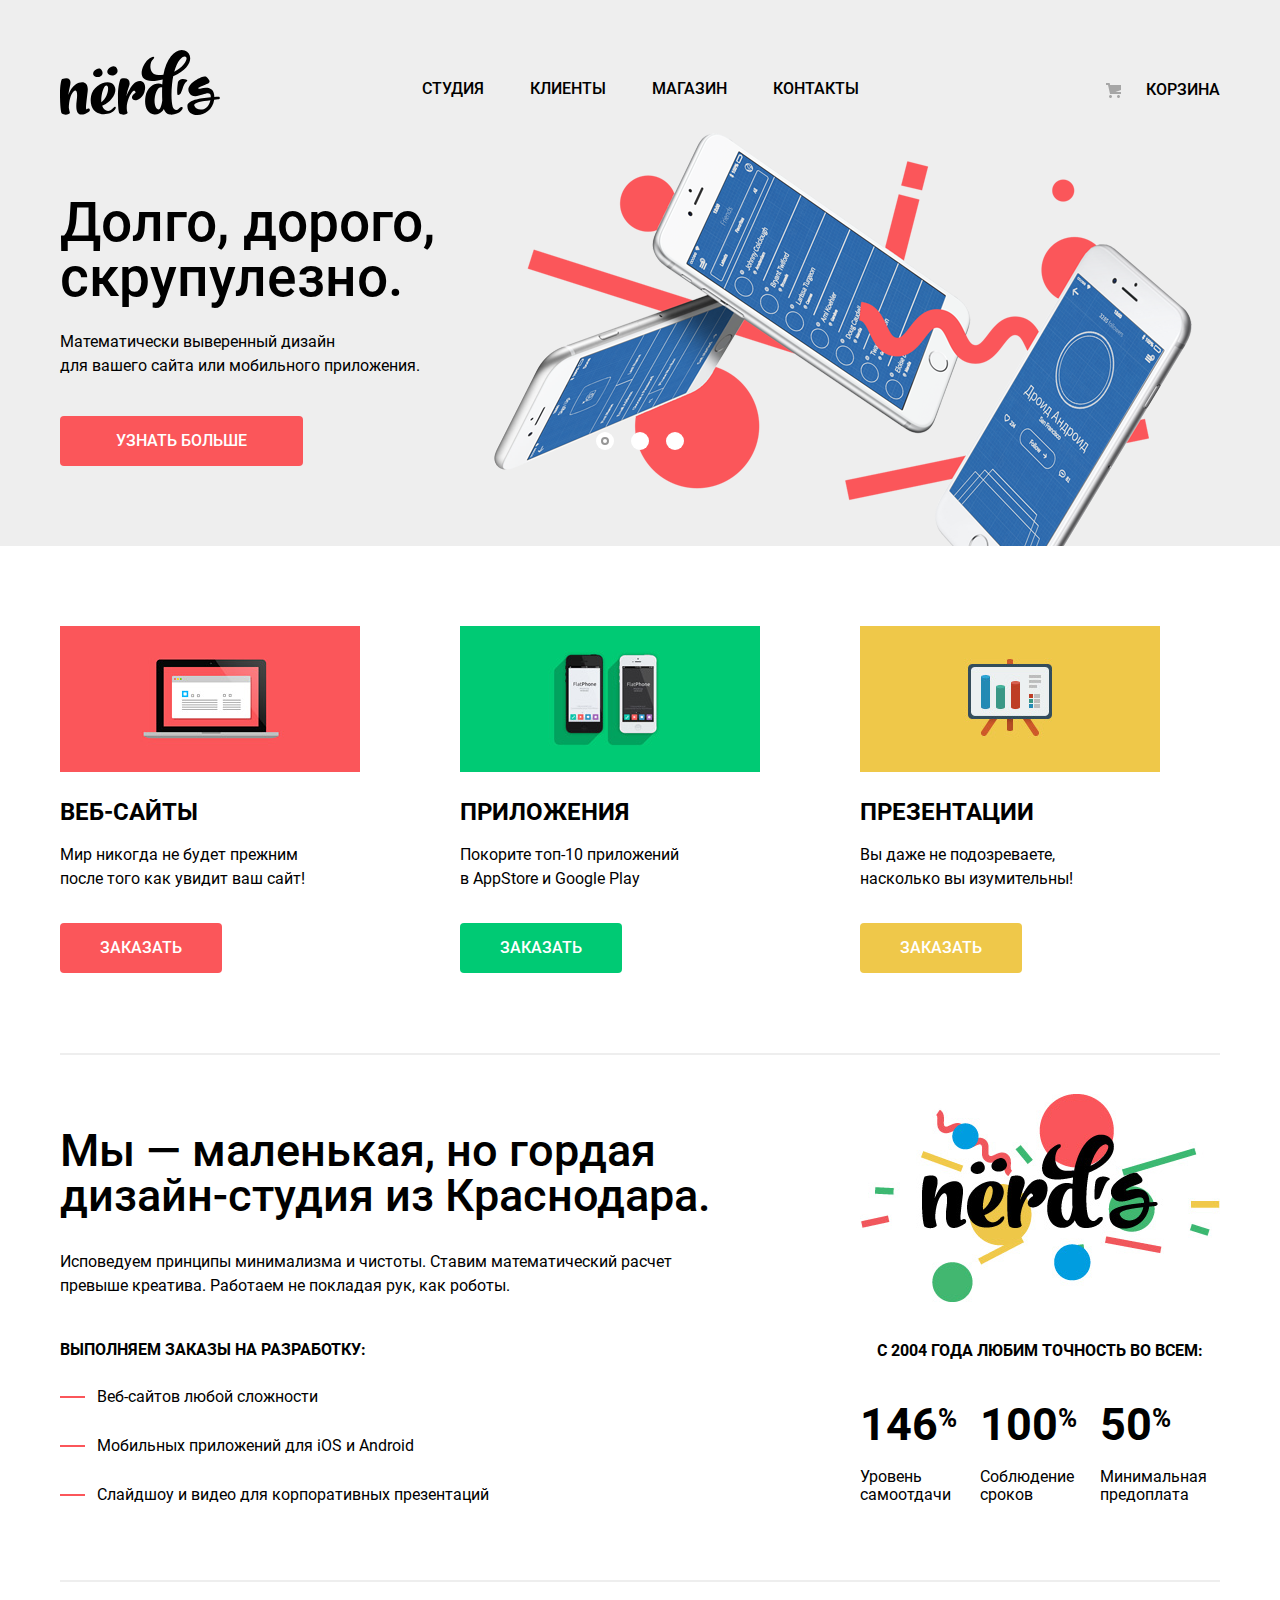
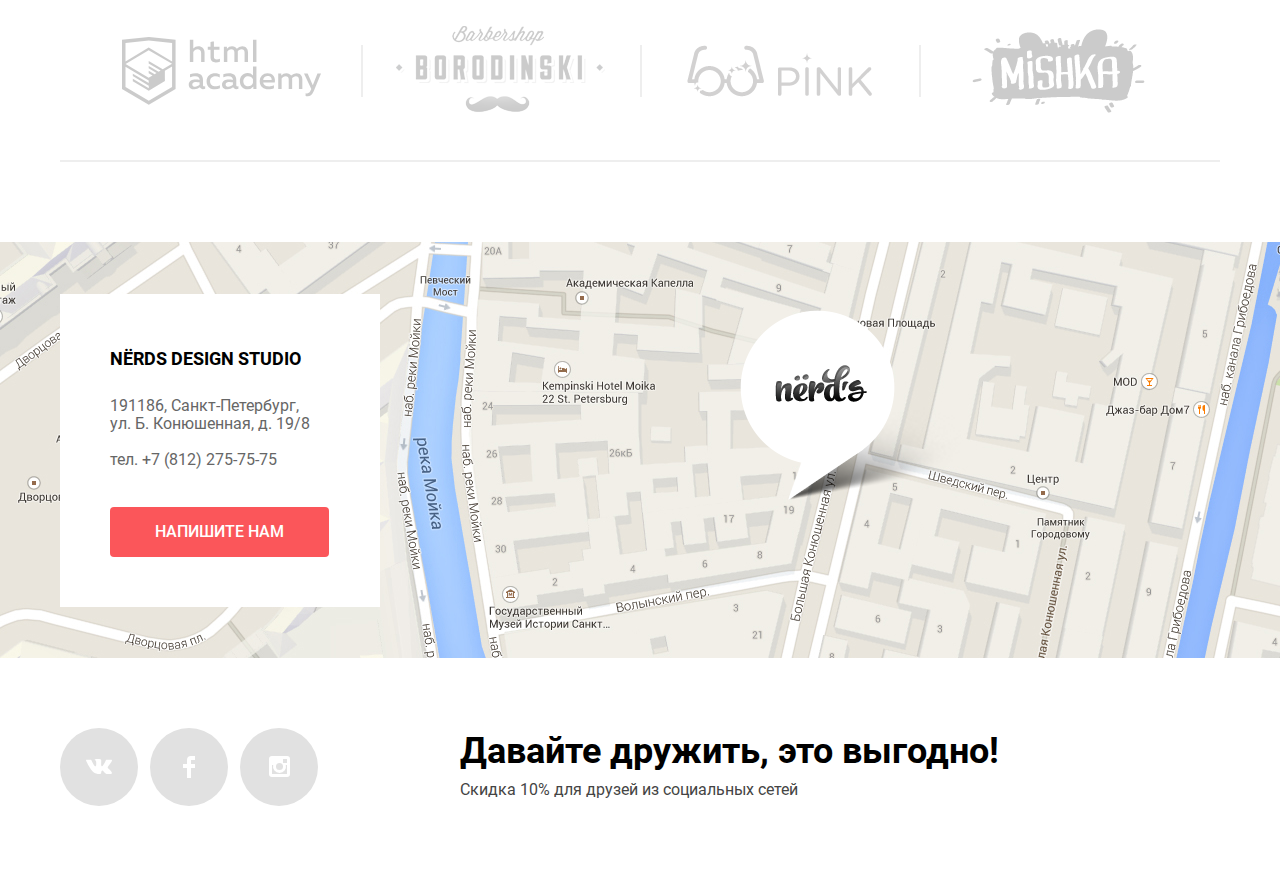
<file: index.html>
<!DOCTYPE html>
<html class="page" lang="ru">
  <head>
    <meta charset="utf-8"/>
    <title>Дизайн-студия «Нёрдс»</title>
    <link rel="apple-touch-icon" sizes="180x180" href="favicon/apple-touch-icon.png"/>
    <link rel="icon" type="image/png" sizes="32x32" href="favicon/favicon-32x32.png"/>
    <link rel="icon" type="image/png" sizes="16x16" href="favicon/favicon-16x16.png"/>
    <link rel="manifest" href="favicon/site.webmanifest"/>
    <link rel="mask-icon" href="favicon/safari-pinned-tab.svg" color="#5bbad5"/>
    <link rel="shortcut icon" href="favicon/favicon.ico"/>
    <meta name="msapplication-TileColor" content="#00aba9"/>
    <meta name="msapplication-config" content="favicon/browserconfig.xml"/>
    <meta name="theme-color" content="#ffffff"/>
    <link rel="stylesheet" href="css/normalize.css"/>
    <link rel="stylesheet" href="css/style.min.css"/>
  </head>
  <body class="page-body">
    <div>
      <header class="main-header">
        <div class="container">
          <a class="main-logo main-logo-index">
            <svg class="main-logo-image" width="160" height="66" fill="#000" xmlns="http://www.w3.org/2000/svg">
              <title>Логотип дизайн-студии «Нёрдс»</title>
              <path fill-rule="evenodd" clip-rule="evenodd" d="M48.03 24.78c3.65 3.98 11.62.38 9.03-4.92-1.72-3.55-4.31-2.73-6.16-1.82-3.7 1.78-4.4 5.05-2.87 6.74zM42.1 22c2.38 4.87-4.93 8.17-8.29 4.52-1.4-1.55-.75-4.56 2.64-6.19 1.7-.84 4.07-1.6 5.65 1.67zm115.84 28.37c-1.22.16-2.5.27-3.72.38h-.04v.06c-2.42 17.36-26.19 20.23-26.78 6.6-.27-6.17 11.6-7.95 23.4-9.1.2-5.4-3.57-4.19-8.15-2.71-4.82 1.54-10.53 3.38-13.46-1.88-5.02-9.03 14.63-17.94 16.73-16.1 6.35 5.56 3.48 6.59-1.2 8.26l-.18.07c-9.5 3.41-5.8 4.1-4.51 3.73 7.57-2.26 14.36-1.04 14.31 8.31l1.81-.13c.66-.04 1.3-.08 1.95-.14 2.3-.21 2.46 2.44-.16 2.65zm-7.52.76c-9.12 1.03-17.01 2.44-16.15 5.35 1.72 5.58 13.58 6.82 16.15-5.35zm-32.63-16.9c-.82 5.65-.8 11.65-.11 11.69.33.02 2.3-.35 2.94-1.5a34.8 34.8 0 001.77-4.28c1.2-3.25 2.5-6.8 4.5-7.82 2.83-1.45-8.1-5.04-9.1 1.91zm-88.9 28.44C20.95 68 14.65 66.83 16.66 51.82c1.45-10.9-.95-11.52-3.12-9.44-2.85 2.7-4.63 9.72-4.69 16.4.26 1.62.6 3.2 1 4.78.34 1.63-4.9 3.32-7.96 1.02C.83 63.79 0 55.87 0 45.13c0-8.82 1.17-14.9 2.23-15.17 8.03-2.2 9.31 1.34 7.58 7.98a47.64 47.64 0 00-1.4 7.92c1.68-4.66 4.08-8.48 6.81-10.17 7.42-4.67 13.6-2.47 12.44 6.8-2.01 16.58-2.18 18.83-.4 17.53 2.24-1.57 3.68 1.24 1.62 2.65zm12.88 2.47c5.4.62 11.04-1.07 13.21-4.55 1.84-2.92.34-3.94-1.78-1.58-4.46 5.12-9.1 2.82-11.04-2.35l.5-.17c9.42-3.77 15.33-14 11.6-19.79-5.13-7.98-21.2-.84-23.2 10.34-1.84 10.35 2.96 17.26 10.7 18.1zm-.4-11.97c5.86-4.16 7.81-13.32 6.2-15.9-1.73-2.7-5.08 1.51-6.25 11.74-.11 1.46-.11 2.87.06 4.16zm35.76-2.12c2.06-.67 4.36-2.55 5.96-5.06.45-.7.82-1.33 1.34-2.98-.06.2-.04.11.02-.11.1-.41.33-1.27.37-1.63 0-.05.06-.34.11-.45 1.23-6.85-3-10.73-8.87-7.81-3.28 1.63-7.35 7.81-9.8 14.5.6-3.6 1.66-7.03 2.84-10.4 2-5.96-1.73-9-8.14-7.25-1.06.28-3.02 8.1-3.02 16.92 0 10.73.56 16.91 1.62 17.7 3.07 2.36 8.53.62 7.97-.95-.21-.6-.37-1.2-.54-1.8l-.01-.06c0-.17 0-.34-.06-.5-1.06-6.97 3.01-16.64 6.36-19.22.89-.73 2.12-.23 2.28 1.68-2.73 1.35-3.62 3.71-3.62 4.72 0 2.76 2.79 3.43 5.19 2.7z"/>
              <path fill-rule="evenodd" clip-rule="evenodd"
                d="M113.2 27.16c-.47 2.5-.85 5-1.1 7.53-1.07 10.06-.62 19 .6 22.99.73 2.13 3.46 4.94 6.08 2.02 2.85-3.2 5.97-1.35 2.18 2.42-2.34 2.3-6.7 3.88-11.04 3.43-3.13-.4-5.02-2.42-6.14-5.51a8.7 8.7 0 01-1.56 2.3c-2.11 2.2-4.68 3.43-7.97 3.1-6.64-.74-10.54-7.93-8.7-18.16 1.95-10.79 11.32-14.72 16.73-11.86l.33-4.1.06-.42.05-.42c-1.64.36-3.3.68-4.96.95-23.97 4-15.72-15.57-9.87-20.68 6.64-5.73 7.36-1.86 5.3-.56-3.68 2.36-5.3 15.9 5.24 15.9 1.73 0 3.35-.1 4.96-.28 3.3-18.32 13.28-27.2 21.36-24.28 8.98 3.26 8.03 17.54-11.54 25.63zm-10.92 24.4c-.22-3.55-.22-7.54-.17-11.64l.03-.78.03-.68c-3.35-1.52-6.64 3.65-7.48 10.79-.94 8.37 2.8 12.81 4.91 10.79 1.62-1.63 2.46-6.8 2.68-8.49zm24.08-43.17c-1.78-2.64-8.3.56-12.1 14.33 9.54-4.55 13.33-12.42 12.1-14.33z"/>
            </svg>
          </a>
          <nav class="navigate">
            <ul class="navigate-list">
              <li class="navigate-item"><a href="blank.html">Студия</a></li>
              <li class="navigate-item"><a href="blank.html">Клиенты</a></li>
              <li class="navigate-item"><a href="catalog.html">Магазин</a></li>
              <li class="navigate-item"><a href="blank.html">Контакты</a></li>
            </ul>
          </nav>
          <div class="cart-wrap">
            <a class="cart" href="blank.html">Корзина</a>
          </div>
        </div>
      </header>
      <section class="advantages">
        <div class="container">
          <h2 class="visually-hidden">Преимущества</h2>
          <ul class="advantages-slider">
            <li class="advantages-slide slide slide-current">
              <div class="advantages-column1">
                <h3>
                  Долго, дорого,<br />
                  скрупулезно.
                </h3>
                <p class="text-16">
                  Математически выверенный дизайн<br />
                  для вашего сайта или мобильного приложения.
                </p>
                <a class="button button--primary slide-button" href="blank.html">Узнать больше</a>
              </div>
            </li>
            <li class="advantages-slide slide">
              <div class="advantages-column1">
                <h3>
                  Любим математику<br />
                  как никто другой
                </h3>
                <p class="text-16">
                  Никакого креатива, только математические формулы<br />
                  для расчета идеальных пропорций
                </p>
                <a class="button button--primary slide-button" href="blank.html">Узнать больше</a>
              </div>
            </li>
            <li class="advantages-slide slide">
              <div class="advantages-column1">
                <h3>
                  Только ночь,<br />
                  только хардкор
                </h3>
                <p class="text-16">
                  Работать днем, как все? Мы против этого.<br />
                  Ближе к полуночи работа только начинается.
                </p>
                <a class="button button--primary slide-button" href="blank.html">Узнать больше</a>
              </div>
            </li>
          </ul>
          <div class="slider-controls">
            <button class="current" type="button" aria-label="Первый слайд"></button>
            <button type="button" aria-label="Второй слайд"></button>
            <button type="button" aria-label="Третий слайд"></button>
          </div>
        </div>
      </section>
    </div>
    <main>
      <h1 class="visually-hidden">
        Дизайн-студия «Нёрдс»
      </h1>
      <section class="features">
        <div class="container">
          <h2 class="visually-hidden">Мы делаем</h2>
          <ul class="features-list">
            <li class="feature-item">
              <a class="feature-img" href="blank.html">
                <img src="img/illustration-11.png" width="300" height="146" alt="Компьютер"/>
              </a>
              <h3>
                Веб-сайты
              </h3>
              <p class="text-16">
                Мир никогда не будет прежним<br />
                после того как увидит ваш сайт!
              </p>
              <a class="button button--primary" href="blank.html">Заказать</a>
            </li>
            <li class="feature-item">
              <a class="feature-img" href="blank.html">
                <img src="img/illustration-21.png" width="300" height="146" alt="Мобильные устройства"/>
              </a>
              <h3>
                Приложения
              </h3>
              <p class="text-16">
                Покорите топ-10 приложений<br />
                в AppStore и Google Play
              </p>
              <a class="button button--primary" href="blank.html">Заказать</a>
            </li>
            <li class="feature-item">
              <a class="feature-img" href="blank.html">
                <img src="img/illustration-31.png" width="300" height="146" alt="Презентация"/>
              </a>
              <h3>
                Презентации
              </h3>
              <p class="text-16">
                Вы даже не подозреваете,<br />
                насколько вы изумительны!
              </p>
              <a class="button button--primary" href="blank.html">Заказать</a>
            </li>
          </ul>
        </div>
      </section>
      <section class="about-us">
        <div class="container">
          <div class="about-us-column1">
            <h2 class="visually-hidden">
              Немного про нас
            </h2>
            <p class="slogan">
              Мы &mdash; маленькая, но гордая<br />
              дизайн-студия из Краснодара.
            </p>
            <p class="text-16">
              Исповедуем принципы минимализма и чистоты. Ставим математический
              расчет<br />
              превыше креатива. Работаем не покладая рук, как роботы.
            </p>
            <h3>
              Выполняем заказы на разработку:
            </h3>
            <ul class="plus-list">
              <li class="plus-item">
                <p class="text-16">
                  Веб-сайтов любой сложности
                </p>
              </li>
              <li class="plus-item">
                <p class="text-16">
                  Мобильных приложений для iOS и Android
                </p>
              </li>
              <li class="plus-item">
                <p class="text-16">
                  Слайдшоу и видео для корпоративных презентаций
                </p>
              </li>
            </ul>
          </div>
          <div class="about-us-column2">
            <img src="img/nerds-illustration1.png" width="360" height="208" alt="Логотип «Нёрдс»"/>
            <a href="blank.html"> </a>
            <h3>
              С 2004 года Любим точность во всем:
            </h3>
            <ul class="quality-list">
              <li class="quality-item">
                <p class="text-16">
                  Уровень самоотдачи
                </p>
                <span>146<sup>%</sup></span>
              </li>
              <li class="quality-item">
                <p class="text-16">
                  Соблюдение сроков
                </p>
                <span>100<sup>%</sup></span>
              </li>
              <li class="quality-item">
                <p class="text-16">
                  Минимальная предоплата
                </p>
                <span>50<sup>%</sup></span>
              </li>
            </ul>
          </div>
        </div>
      </section>
      <section class="friends">
        <div class="container">
          <h2 class="visually-hidden">Наши друзья</h2>
          <div class="friends-border-bottom">
            <ul class="friends-list">
              <li class="friend-item">
                <a href="https://htmlacademy.ru/intensive/htmlcss">
                  <img src="img/group5.svg" width="199" height="68" alt="html academy"/>
                </a>
              </li>
              <li class="friend-item">
                <a href="http://barbershop-borodinski.webflow.io/">
                  <img src="img/logo-22.png" width="209" height="90" alt="Барбершоп «‎Бородинский»‎"/>
                </a>
              </li>
              <li class="friend-item">
                <a href="blank.html">
                  <img src="img/logo-32.png" width="185" height="52" alt="Логотип Pink"/>
                </a>
              </li>
              <li class="friend-item">
                <a href="blank.html">
                  <img src="img/logo-42.png" width="173" height="84" alt="Логотип «Mishka»"/>
                </a>
              </li>
            </ul>
          </div>
        </div>
      </section>
      <section class="contacts">
        <div class="contacts-info">
          <div class="container">
            <div class="contacts-info-panel">
              <h3>
                Nёrds Design Studio
              </h3>
              <address>
                191186, Санкт-Петербург,<br />
                ул. Б. Конюшенная, д. 19/8 <br />
              </address>
              <p>
                тел.
                <a class="phone-number" href="tel:+78122757575">+7 (812) 275-75-75</a>
              </p>
              <a class="button button--primary writeus-button" href="#popup">Напишите нам</a>
            </div>
          </div>
        </div>
        <div class="contacts-map" id="map">
          <!--Здесь карта-->
        </div>
      </section>
    </main>
    <footer class="main-footer container">
      <section class="footer-social">
        <h2 class="visually-hidden">
          Мы в соцсетях
        </h2>
        <ul class="social-list">
          <li class="social-icon social-icon--vk">
            <a class="social-ref" href="#" aria-label="Вконтакте">
              <svg class="social-icon--vk-image" width="27" height="15" fill="#FFF" xmlns="http://www.w3.org/2000/svg">
                <path d="M16.14 11.51c.95-.3 2.18 2.04 3.48 2.94.98.68 1.73.53 1.73.53l3.47-.05s1.82-.1.96-1.55c-.07-.12-.5-1.07-2.59-3.02-2.17-2.05-1.88-1.71.74-5.25 1.6-2.15 2.24-3.46 2.04-4.02-.2-.54-1.37-.4-1.37-.4L20.7.7c-.38 0-.7.12-.85.52 0 0-.62 1.66-1.45 3.08-1.74 2.99-2.43 3.15-2.72 2.96-.66-.43-.5-1.74-.5-2.67 0-2.9.44-4.1-.84-4.41A6.6 6.6 0 0012.5 0c-1.39-.03-2.57 0-3.24.32-.45.23-.79.72-.58.74.26.04.84.16 1.15.59.4.55.4 1.79.4 1.79s.22 3.41-.55 3.83c-.53.3-1.25-.3-2.8-3.01-.8-1.4-1.4-2.92-1.4-2.92s-.1-.29-.32-.45c-.25-.18-.6-.24-.6-.24L.85.68S.29.7.08.95c-.18.21-.01.66-.01.66s2.9 6.89 6.2 10.35c3.02 3.18 6.46 2.97 6.46 2.97h1.55s.47-.05.7-.31c.23-.24.22-.7.22-.7s-.03-2.1.94-2.41z"></path>
              </svg>
            </a>
          </li>
          <li class="social-icon social-icon--fb">
            <a class="social-ref" href="#" aria-label="Фейсбук">
              <svg class="social-icon--fb-image" width="12" height="22" fill="#FFF" xmlns="http://www.w3.org/2000/svg">
                <path d="M12 4V0H8a4 4 0 00-4 4v4H0v4h4v10h4V12h4V8H8V4h4z"/>
              </svg>
            </a>
          </li>
          <li class="social-icon social-icon--insta">
            <a class="social-ref" href="#" aria-label="Инстаграм">
              <svg class="social-icon--insta-image" width="21" height="21" fill="#FFF" xmlns="http://www.w3.org/2000/svg">
                <path fill-rule="evenodd" clip-rule="evenodd" d="M3 0h15a3 3 0 013 3v15a3 3 0 01-3 3H3a3 3 0 01-3-3V3a3 3 0 013-3zm11 10.5a3.5 3.5 0 10-7 0 3.5 3.5 0 007 0zM3 18V9h1.18a6.5 6.5 0 1012.64 0H18v9H3zM14 7h4V3h-4v4z"/>
              </svg>
            </a>
          </li>
        </ul>
      </section>
      <section class="footer-text">
        <p class="text-footer-friendship">
          Давайте дружить, это выгодно!
        </p>
        <p class="text-footer-discount">
          Скидка 10% для друзей из социальных сетей
        </p>
      </section>
    </footer>
    <div class="popup-position" id="popup">
      <a class="close-popup" href="#popup-closed"></a>
      <div class="popup">
        <div class="popup-padding">
          <form class="popup-form" action="https://echo.htmlacademy.ru" method="POST">
            <h2 class="popup-name">
              Напишите нам
            </h2>
            <fieldset>
              <div class="writeus-name-field">
                <label for="writeus-name">Ваше имя:</label>
                <input class="writeus-name" id="writeus-name" type="text" placeholder="Имя Фамилия" name="name" required/>
              </div>
              <div class="writeus-email-field">
                <label for="writeus-email">Ваш email:</label>
                <input class="writeus-email" id="writeus-email" type="email" name="email" placeholder="email@example.com" required/>
              </div>
            </fieldset>
            <div class="writeus-text-field">
              <label for="writeus-text">Текст письма:</label>
              <textarea class="writeus-text" id="writeus-text" name="text" placeholder="В свободной форме"></textarea>
            </div>
            <button type="submit" class="button button--primary submit">Отправить</button>
          </form>
        </div>
        <a class="close" href="#popup-closed">
          <svg class="close-form-button" width="21" height="21" viewBox="0 0 21 21" fill="#FB565A" fill-opacity="0.3" xmlns="http://www.w3.org/2000/svg">
            <g clip-path="url(#clip0)">
              <path d="M13.3391 10.5088L20.7163 3.13165C21.1056 2.74233 21.1056 2.1058 20.7163 1.71647L19.3011 0.300294C18.9118 -0.0890303 18.2752 -0.0890303 17.8859 0.300294L10.5088 7.67844L3.13163 0.301295C2.7423 -0.0880295 2.10577 -0.0880295 1.71645 0.301295L0.301271 1.71647C-0.0880537 2.1058 -0.0880537 2.74233 0.301271 3.13165L7.67842 10.5088L0.301271 17.8859C-0.0880537 18.2753 -0.0880537 18.9118 0.301271 19.3011L1.71745 20.7163C2.10678 21.1056 2.74331 21.1056 3.13263 20.7163L10.5098 13.3392L17.8869 20.7163C18.2762 21.1056 18.9128 21.1056 19.3021 20.7163L20.7173 19.3011C21.1066 18.9118 21.1066 18.2753 20.7173 17.8859L13.3391 10.5088Z"/>
            </g>
            <defs>
              <clipPath id="clip0">
                <rect width="21" height="21" fill="white" />
              </clipPath>
            </defs>
          </svg>
        </a>
      </div>
    </div>
    <div class="popup-closed" id="popup-closed"></div>
    <script src="https://api-maps.yandex.ru/2.1/?apikey=a49c1bfe-97e3-407b-9b2d-e226713e4778&lang=ru_RU"></script>
    <script src="js/map.min.js"></script>
    <script src="js/nerds.min.js"></script>
  </body>
</html>
</file>
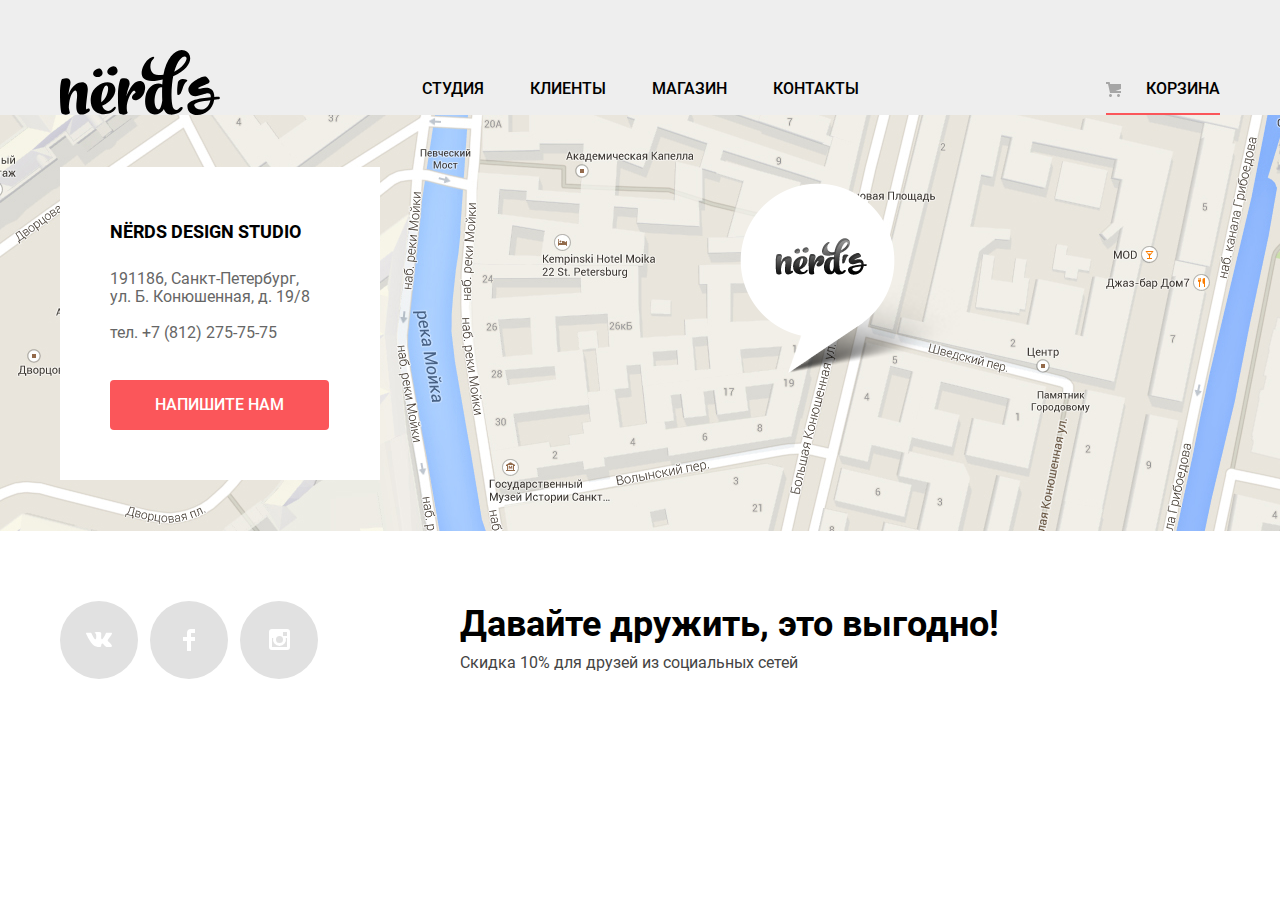
<file: blank.html>
<!DOCTYPE html>
<html lang="ru">
  <head>
    <meta charset="utf-8"/>
    <title>Дизайн-студия «Нёрдс»</title>
    <link rel="apple-touch-icon" sizes="180x180" href="favicon/apple-touch-icon.png"/>
    <link rel="icon" type="image/png" sizes="32x32" href="favicon/favicon-32x32.png"/>
    <link rel="icon" type="image/png" href="favicon/favicon-16x16.png"/>
    <link rel="manifest" href="favicon/site.webmanifest"/>
    <link rel="mask-icon" href="favicon/safari-pinned-tab.svg" color="#5bbad5"/>
    <link rel="shortcut icon" href="favicon/favicon.ico"/>
    <meta name="msapplication-TileColor" content="#00aba9"/>
    <meta name="msapplication-config" content="favicon/browserconfig.xml"/>
    <meta name="theme-color" content="#ffffff"/>
    <link rel="stylesheet" href="css/normalize.css"/>
    <link rel="stylesheet" href="css/style.min.css"/>
  </head>
  <body class="page-body">
    <header class="main-header">
      <div class="container">
        <a class="main-logo" href="index.html">
          <svg class="main-logo-image" width="160" height="66" fill="#000" xmlns="http://www.w3.org/2000/svg">
            <title>Логотип дизайн-студии «Нёрдс»</title>
            <path fill-rule="evenodd" clip-rule="evenodd" d="M48.03 24.78c3.65 3.98 11.62.38 9.03-4.92-1.72-3.55-4.31-2.73-6.16-1.82-3.7 1.78-4.4 5.05-2.87 6.74zM42.1 22c2.38 4.87-4.93 8.17-8.29 4.52-1.4-1.55-.75-4.56 2.64-6.19 1.7-.84 4.07-1.6 5.65 1.67zm115.84 28.37c-1.22.16-2.5.27-3.72.38h-.04v.06c-2.42 17.36-26.19 20.23-26.78 6.6-.27-6.17 11.6-7.95 23.4-9.1.2-5.4-3.57-4.19-8.15-2.71-4.82 1.54-10.53 3.38-13.46-1.88-5.02-9.03 14.63-17.94 16.73-16.1 6.35 5.56 3.48 6.59-1.2 8.26l-.18.07c-9.5 3.41-5.8 4.1-4.51 3.73 7.57-2.26 14.36-1.04 14.31 8.31l1.81-.13c.66-.04 1.3-.08 1.95-.14 2.3-.21 2.46 2.44-.16 2.65zm-7.52.76c-9.12 1.03-17.01 2.44-16.15 5.35 1.72 5.58 13.58 6.82 16.15-5.35zm-32.63-16.9c-.82 5.65-.8 11.65-.11 11.69.33.02 2.3-.35 2.94-1.5a34.8 34.8 0 001.77-4.28c1.2-3.25 2.5-6.8 4.5-7.82 2.83-1.45-8.1-5.04-9.1 1.91zm-88.9 28.44C20.95 68 14.65 66.83 16.66 51.82c1.45-10.9-.95-11.52-3.12-9.44-2.85 2.7-4.63 9.72-4.69 16.4.26 1.62.6 3.2 1 4.78.34 1.63-4.9 3.32-7.96 1.02C.83 63.79 0 55.87 0 45.13c0-8.82 1.17-14.9 2.23-15.17 8.03-2.2 9.31 1.34 7.58 7.98a47.64 47.64 0 00-1.4 7.92c1.68-4.66 4.08-8.48 6.81-10.17 7.42-4.67 13.6-2.47 12.44 6.8-2.01 16.58-2.18 18.83-.4 17.53 2.24-1.57 3.68 1.24 1.62 2.65zm12.88 2.47c5.4.62 11.04-1.07 13.21-4.55 1.84-2.92.34-3.94-1.78-1.58-4.46 5.12-9.1 2.82-11.04-2.35l.5-.17c9.42-3.77 15.33-14 11.6-19.79-5.13-7.98-21.2-.84-23.2 10.34-1.84 10.35 2.96 17.26 10.7 18.1zm-.4-11.97c5.86-4.16 7.81-13.32 6.2-15.9-1.73-2.7-5.08 1.51-6.25 11.74-.11 1.46-.11 2.87.06 4.16zm35.76-2.12c2.06-.67 4.36-2.55 5.96-5.06.45-.7.82-1.33 1.34-2.98-.06.2-.04.11.02-.11.1-.41.33-1.27.37-1.63 0-.05.06-.34.11-.45 1.23-6.85-3-10.73-8.87-7.81-3.28 1.63-7.35 7.81-9.8 14.5.6-3.6 1.66-7.03 2.84-10.4 2-5.96-1.73-9-8.14-7.25-1.06.28-3.02 8.1-3.02 16.92 0 10.73.56 16.91 1.62 17.7 3.07 2.36 8.53.62 7.97-.95-.21-.6-.37-1.2-.54-1.8l-.01-.06c0-.17 0-.34-.06-.5-1.06-6.97 3.01-16.64 6.36-19.22.89-.73 2.12-.23 2.28 1.68-2.73 1.35-3.62 3.71-3.62 4.72 0 2.76 2.79 3.43 5.19 2.7z"/>
            <path fill-rule="evenodd" clip-rule="evenodd" d="M113.2 27.16c-.47 2.5-.85 5-1.1 7.53-1.07 10.06-.62 19 .6 22.99.73 2.13 3.46 4.94 6.08 2.02 2.85-3.2 5.97-1.35 2.18 2.42-2.34 2.3-6.7 3.88-11.04 3.43-3.13-.4-5.02-2.42-6.14-5.51a8.7 8.7 0 01-1.56 2.3c-2.11 2.2-4.68 3.43-7.97 3.1-6.64-.74-10.54-7.93-8.7-18.16 1.95-10.79 11.32-14.72 16.73-11.86l.33-4.1.06-.42.05-.42c-1.64.36-3.3.68-4.96.95-23.97 4-15.72-15.57-9.87-20.68 6.64-5.73 7.36-1.86 5.3-.56-3.68 2.36-5.3 15.9 5.24 15.9 1.73 0 3.35-.1 4.96-.28 3.3-18.32 13.28-27.2 21.36-24.28 8.98 3.26 8.03 17.54-11.54 25.63zm-10.92 24.4c-.22-3.55-.22-7.54-.17-11.64l.03-.78.03-.68c-3.35-1.52-6.64 3.65-7.48 10.79-.94 8.37 2.8 12.81 4.91 10.79 1.62-1.63 2.46-6.8 2.68-8.49zm24.08-43.17c-1.78-2.64-8.3.56-12.1 14.33 9.54-4.55 13.33-12.42 12.1-14.33z"/>
          </svg>
        </a>
        <nav class="navigate">
          <ul class="navigate-list">
            <li class="navigate-item"><a href="blank.html">Студия</a></li>
            <li class="navigate-item"><a href="blank.html">Клиенты</a></li>
            <li class="navigate-item"><a href="catalog.html">Магазин</a></li>
            <li class="navigate-item"><a href="blank.html">Контакты</a></li>
          </ul>
        </nav>
        <div class="cart-select cart-wrap">
          <a class="cart" href="blank.html">Корзина</a>
        </div>
      </div>
    </header>
    <main>
      <section class="contacts">
        <div class="contacts-info">
          <div class="container">
            <div class="contacts-info-panel">
              <h3>
                Nёrds Design Studio
              </h3>
              <address>
                191186, Санкт-Петербург,<br />
                ул. Б. Конюшенная, д. 19/8 <br />
              </address>
              <p>
                тел.
                <a class="phone-number" href="tel:+78122757575">+7 (812) 275-75-75</a>
              </p>
              <a class="button button--primary writeus-button" href="blank.html#popup">Напишите нам</a>
            </div>
          </div>
        </div>
        <div class="contacts-map" id="map">
          <!--Здесь карта-->
        </div>
      </section>
    </main>
    <footer class="main-footer container">
      <section class="footer-social">
        <h2 class="visually-hidden">
          Мы в соцсетях
        </h2>
        <ul class="social-list">
          <li class="social-icon social-icon--vk">
            <a class="social-ref" href="#" aria-label="Вконтакте">
              <svg class="social-icon--vk-image" width="27" height="15" fill="#FFF">
                <path d="M16.14 11.51c.95-.3 2.18 2.04 3.48 2.94.98.68 1.73.53 1.73.53l3.47-.05s1.82-.1.96-1.55c-.07-.12-.5-1.07-2.59-3.02-2.17-2.05-1.88-1.71.74-5.25 1.6-2.15 2.24-3.46 2.04-4.02-.2-.54-1.37-.4-1.37-.4L20.7.7c-.38 0-.7.12-.85.52 0 0-.62 1.66-1.45 3.08-1.74 2.99-2.43 3.15-2.72 2.96-.66-.43-.5-1.74-.5-2.67 0-2.9.44-4.1-.84-4.41A6.6 6.6 0 0012.5 0c-1.39-.03-2.57 0-3.24.32-.45.23-.79.72-.58.74.26.04.84.16 1.15.59.4.55.4 1.79.4 1.79s.22 3.41-.55 3.83c-.53.3-1.25-.3-2.8-3.01-.8-1.4-1.4-2.92-1.4-2.92s-.1-.29-.32-.45c-.25-.18-.6-.24-.6-.24L.85.68S.29.7.08.95c-.18.21-.01.66-.01.66s2.9 6.89 6.2 10.35c3.02 3.18 6.46 2.97 6.46 2.97h1.55s.47-.05.7-.31c.23-.24.22-.7.22-.7s-.03-2.1.94-2.41z"></path>
              </svg>
            </a>
          </li>
          <li class="social-icon social-icon--fb">
            <a class="social-ref" href="#" aria-label="Фейсбук">
              <svg class="social-icon--fb-image" width="12" height="22" fill="#FFF" xmlns="http://www.w3.org/2000/svg">
                <path d="M12 4V0H8a4 4 0 00-4 4v4H0v4h4v10h4V12h4V8H8V4h4z"/>
              </svg>
            </a>
          </li>
          <li class="social-icon social-icon--insta">
            <a class="social-ref" href="#" aria-label="Инстаграм">
              <svg class="social-icon--insta-image" width="21" height="21" fill="#FFF" xmlns="http://www.w3.org/2000/svg">
                <path fill-rule="evenodd" clip-rule="evenodd" d="M3 0h15a3 3 0 013 3v15a3 3 0 01-3 3H3a3 3 0 01-3-3V3a3 3 0 013-3zm11 10.5a3.5 3.5 0 10-7 0 3.5 3.5 0 007 0zM3 18V9h1.18a6.5 6.5 0 1012.64 0H18v9H3zM14 7h4V3h-4v4z"/>
              </svg>
            </a>
          </li>
        </ul>
      </section>
      <section class="footer-text">
        <p class="text-footer-friendship">
          Давайте дружить, это выгодно!
        </p>
        <p class="text-footer-discount">
          Скидка 10% для друзей из социальных сетей
        </p>
      </section>
    </footer>
    <div class="popup-position" id="popup">
      <a class="close-popup" href="#popup-closed"></a>
      <div class="popup">
        <div class="popup-padding">
          <form class="popup-form" action="https://echo.htmlacademy.ru" method="POST">
            <h2 class="popup-name">
              Напишите нам
            </h2>
            <fieldset>
              <div class="writeus-name-field">
                <label for="writeus-name">Ваше имя:</label>
                <input class="writeus-name" id="writeus-name" type="text" placeholder="Имя Фамилия" name="name" required/>
              </div>
              <div class="writeus-email-field">
                <label for="writeus-email">Ваш email:</label>
                <input class="writeus-email" id="writeus-email" type="email" name="email" placeholder="email@example.com" required/>
              </div>
            </fieldset>
            <div class="writeus-text-field">
              <label for="writeus-text">Текст письма:</label>
              <textarea class="writeus-text" id="writeus-text" name="text" placeholder="В свободной форме"></textarea>
            </div>
            <button type="submit" class="button button--primary submit">Отправить</button>
          </form>
        </div>
        <a class="close" href="blank.html#popup-closed">
          <svg class="close-form-button" width="21" height="21" viewBox="0 0 21 21" fill="#FB565A" fill-opacity="0.3" xmlns="http://www.w3.org/2000/svg">
            <g clip-path="url(#clip0)">
              <path d="M13.3391 10.5088L20.7163 3.13165C21.1056 2.74233 21.1056 2.1058 20.7163 1.71647L19.3011 0.300294C18.9118 -0.0890303 18.2752 -0.0890303 17.8859 0.300294L10.5088 7.67844L3.13163 0.301295C2.7423 -0.0880295 2.10577 -0.0880295 1.71645 0.301295L0.301271 1.71647C-0.0880537 2.1058 -0.0880537 2.74233 0.301271 3.13165L7.67842 10.5088L0.301271 17.8859C-0.0880537 18.2753 -0.0880537 18.9118 0.301271 19.3011L1.71745 20.7163C2.10678 21.1056 2.74331 21.1056 3.13263 20.7163L10.5098 13.3392L17.8869 20.7163C18.2762 21.1056 18.9128 21.1056 19.3021 20.7163L20.7173 19.3011C21.1066 18.9118 21.1066 18.2753 20.7173 17.8859L13.3391 10.5088Z"/>
            </g>
            <defs>
              <clipPath id="clip0">
                <rect width="21" height="21" fill="white" />
              </clipPath>
            </defs>
          </svg>
        </a>
      </div>
    </div>
    <div class="popup-closed" id="popup-closed"></div>
    <script src="https://api-maps.yandex.ru/2.1/?apikey=a49c1bfe-97e3-407b-9b2d-e226713e4778&lang=ru_RU"></script>
    <script src="js/map.min.js"></script>
  </body>
</html>
</file>
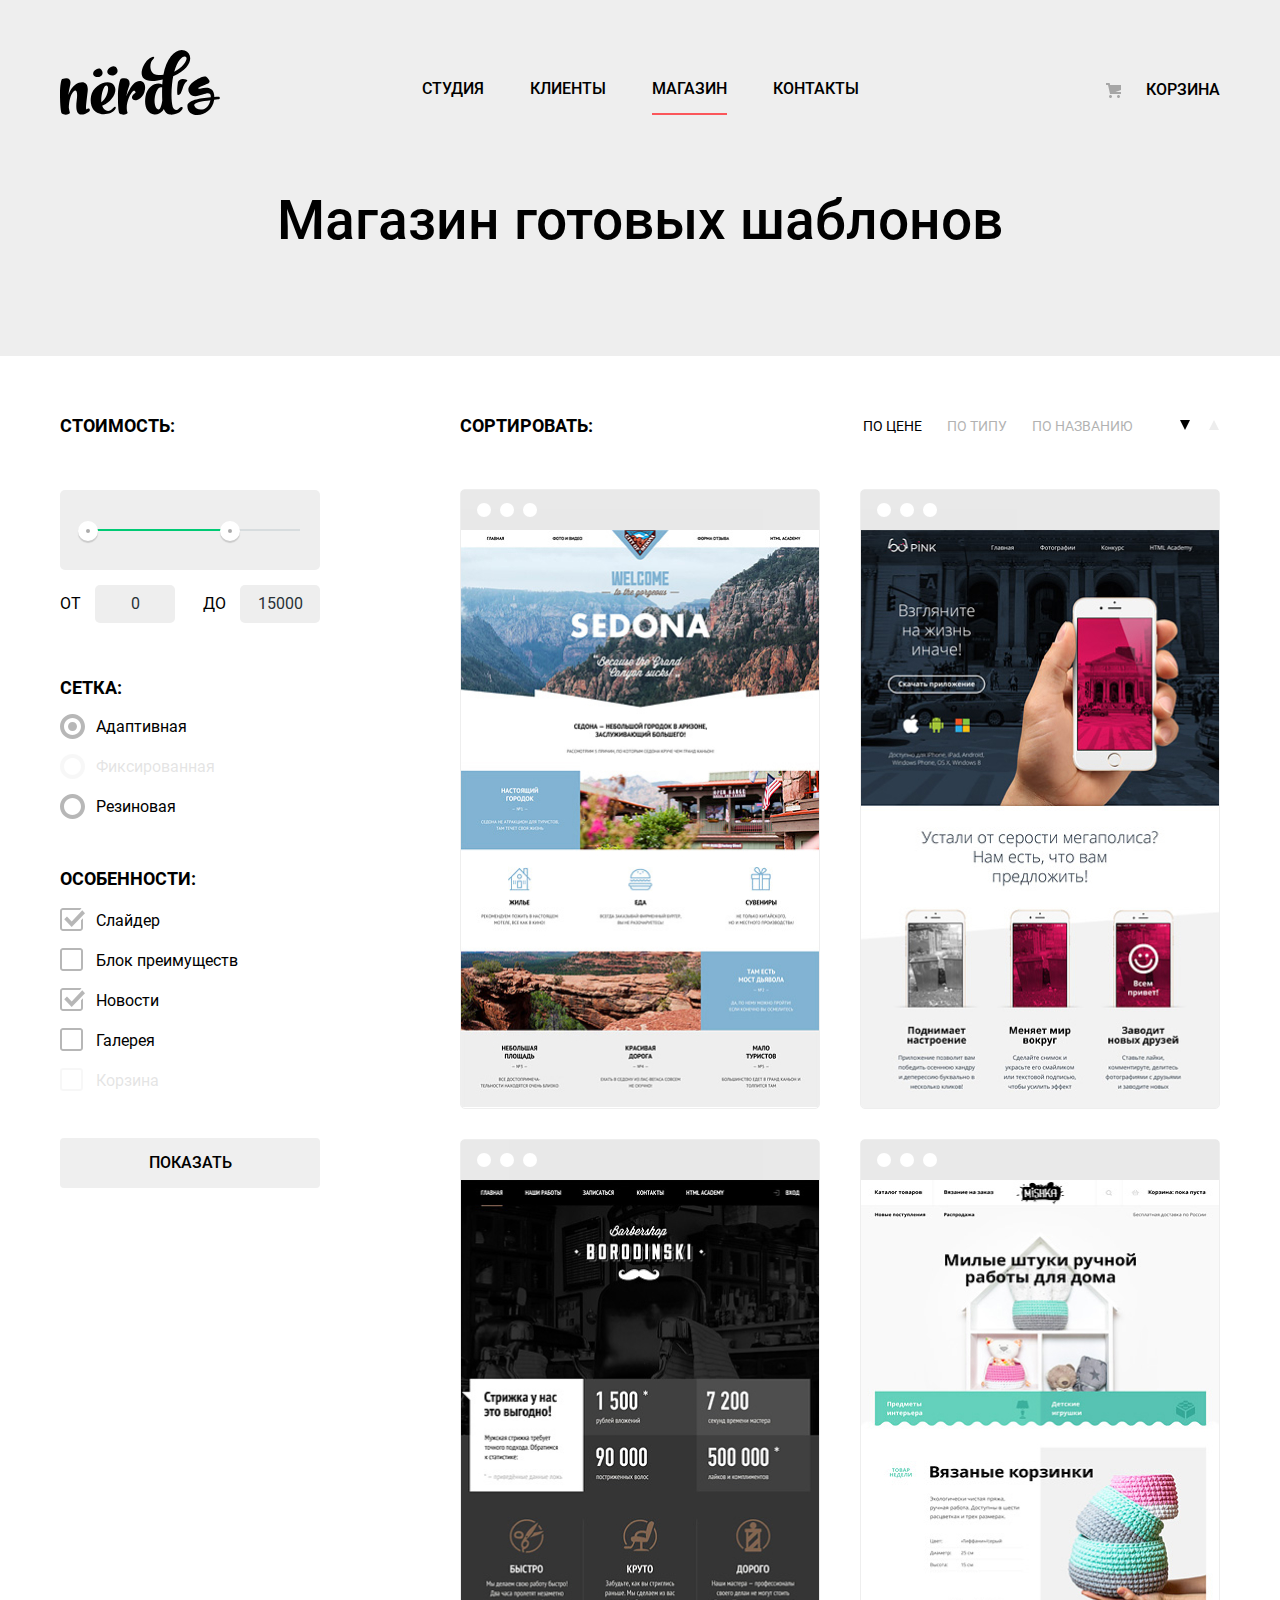
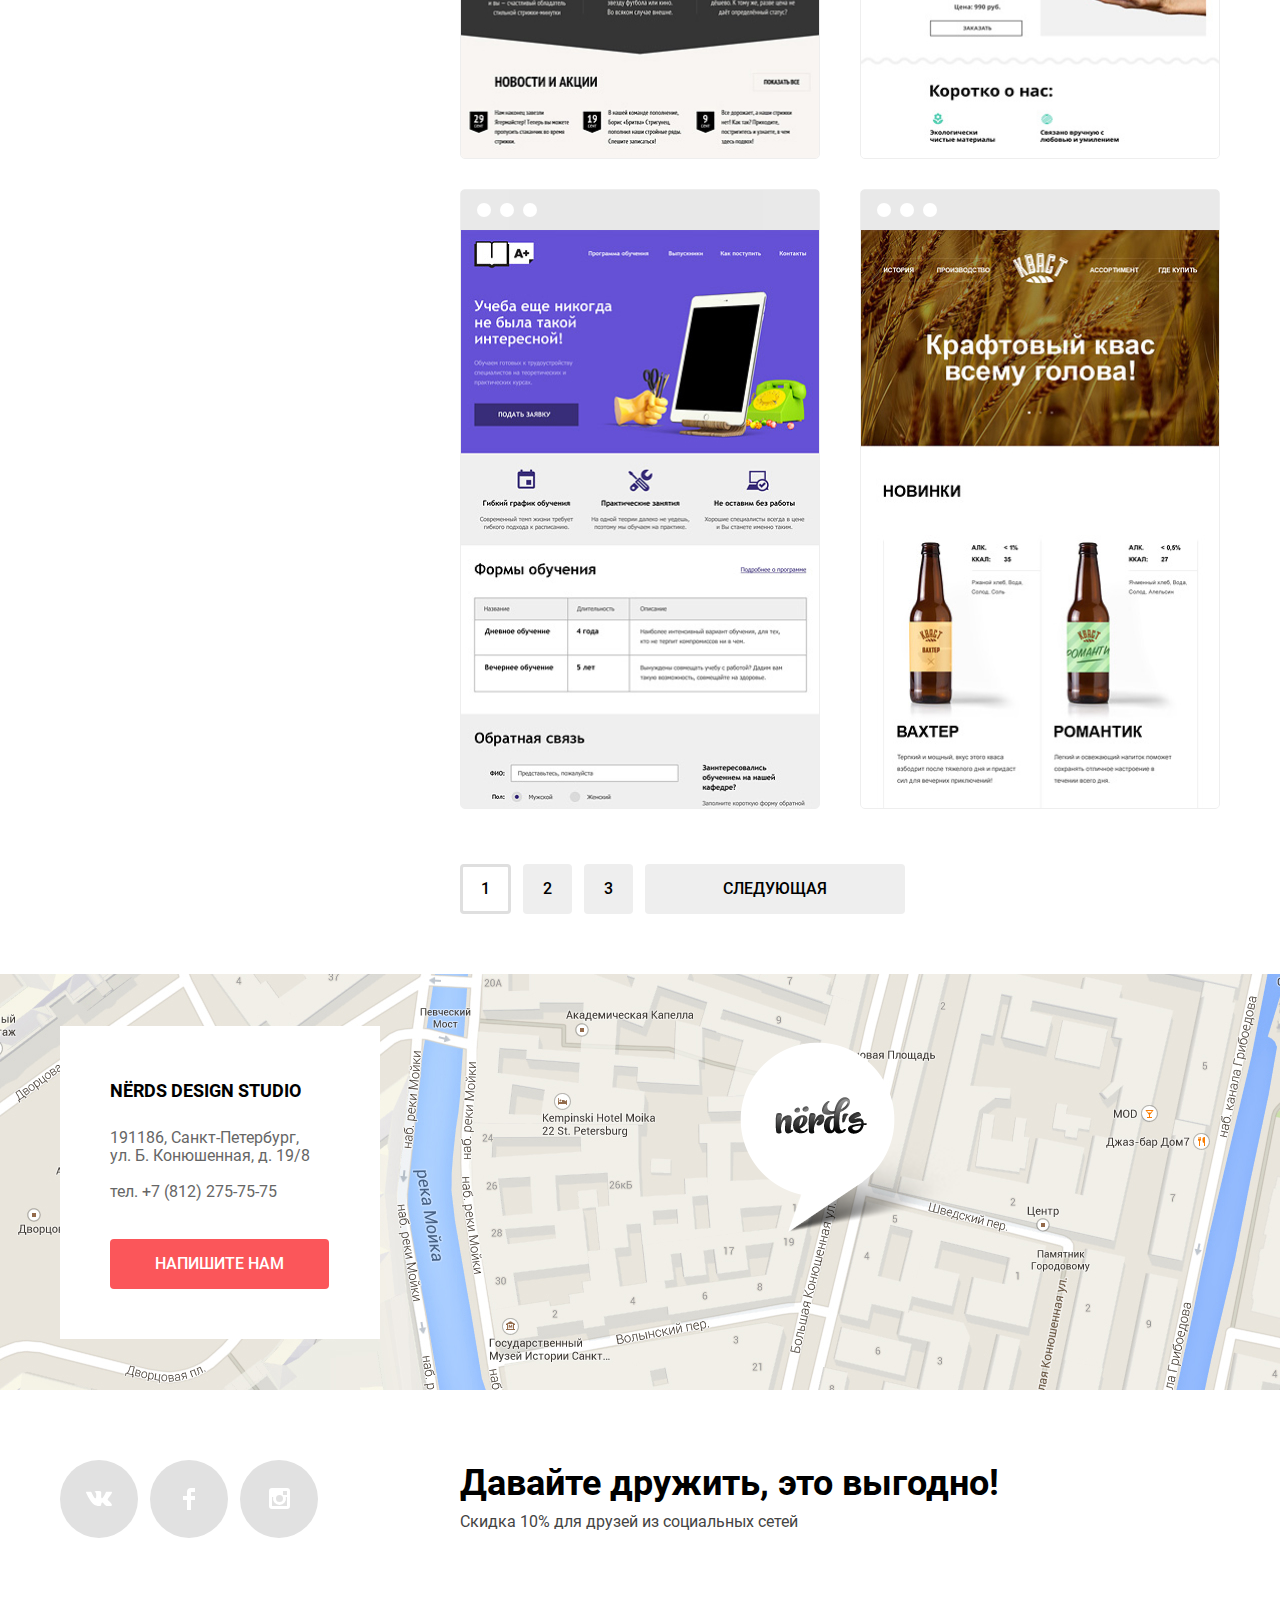
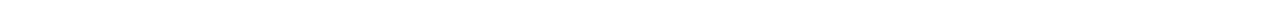
<file: catalog.html>
<!DOCTYPE html>
<html class="page" lang="ru">
  <head>
    <meta charset="UTF-8"/>
    <title>Дизайн-студия «Нёрдс»</title>
    <link rel="apple-touch-icon" sizes="180x180" href="favicon/apple-touch-icon.png"/>
    <link rel="icon" type="image/png" sizes="32x32" href="favicon/favicon-32x32.png"/>
    <link rel="icon" type="image/png" sizes="16x16" href="favicon/favicon-16x16.png"/>
    <link rel="manifest" href="favicon/site.webmanifest"/>
    <link rel="mask-icon" href="favicon/safari-pinned-tab.svg" color="#5bbad5"/>
    <link rel="shortcut icon" href="favicon/favicon.ico"/>
    <meta name="msapplication-TileColor" content="#00aba9"/>
    <meta name="msapplication-config" content="favicon/browserconfig.xml"/>
    <meta name="theme-color" content="#ffffff"/>
    <link rel="stylesheet" href="css/normalize.css"/>
    <link rel="stylesheet" href="css/style.min.css"/>
  </head>
  <body class="page-body">
    <header class="main-header">
      <div class="container">
        <a class="main-logo" href="index.html">
          <svg class="main-logo-image" width="160" height="66" fill="#000" xmlns="http://www.w3.org/2000/svg">
            <title>Логотип дизайн-студии «Нёрдс»</title>
            <path fill-rule="evenodd" clip-rule="evenodd" d="M48.03 24.78c3.65 3.98 11.62.38 9.03-4.92-1.72-3.55-4.31-2.73-6.16-1.82-3.7 1.78-4.4 5.05-2.87 6.74zM42.1 22c2.38 4.87-4.93 8.17-8.29 4.52-1.4-1.55-.75-4.56 2.64-6.19 1.7-.84 4.07-1.6 5.65 1.67zm115.84 28.37c-1.22.16-2.5.27-3.72.38h-.04v.06c-2.42 17.36-26.19 20.23-26.78 6.6-.27-6.17 11.6-7.95 23.4-9.1.2-5.4-3.57-4.19-8.15-2.71-4.82 1.54-10.53 3.38-13.46-1.88-5.02-9.03 14.63-17.94 16.73-16.1 6.35 5.56 3.48 6.59-1.2 8.26l-.18.07c-9.5 3.41-5.8 4.1-4.51 3.73 7.57-2.26 14.36-1.04 14.31 8.31l1.81-.13c.66-.04 1.3-.08 1.95-.14 2.3-.21 2.46 2.44-.16 2.65zm-7.52.76c-9.12 1.03-17.01 2.44-16.15 5.35 1.72 5.58 13.58 6.82 16.15-5.35zm-32.63-16.9c-.82 5.65-.8 11.65-.11 11.69.33.02 2.3-.35 2.94-1.5a34.8 34.8 0 001.77-4.28c1.2-3.25 2.5-6.8 4.5-7.82 2.83-1.45-8.1-5.04-9.1 1.91zm-88.9 28.44C20.95 68 14.65 66.83 16.66 51.82c1.45-10.9-.95-11.52-3.12-9.44-2.85 2.7-4.63 9.72-4.69 16.4.26 1.62.6 3.2 1 4.78.34 1.63-4.9 3.32-7.96 1.02C.83 63.79 0 55.87 0 45.13c0-8.82 1.17-14.9 2.23-15.17 8.03-2.2 9.31 1.34 7.58 7.98a47.64 47.64 0 00-1.4 7.92c1.68-4.66 4.08-8.48 6.81-10.17 7.42-4.67 13.6-2.47 12.44 6.8-2.01 16.58-2.18 18.83-.4 17.53 2.24-1.57 3.68 1.24 1.62 2.65zm12.88 2.47c5.4.62 11.04-1.07 13.21-4.55 1.84-2.92.34-3.94-1.78-1.58-4.46 5.12-9.1 2.82-11.04-2.35l.5-.17c9.42-3.77 15.33-14 11.6-19.79-5.13-7.98-21.2-.84-23.2 10.34-1.84 10.35 2.96 17.26 10.7 18.1zm-.4-11.97c5.86-4.16 7.81-13.32 6.2-15.9-1.73-2.7-5.08 1.51-6.25 11.74-.11 1.46-.11 2.87.06 4.16zm35.76-2.12c2.06-.67 4.36-2.55 5.96-5.06.45-.7.82-1.33 1.34-2.98-.06.2-.04.11.02-.11.1-.41.33-1.27.37-1.63 0-.05.06-.34.11-.45 1.23-6.85-3-10.73-8.87-7.81-3.28 1.63-7.35 7.81-9.8 14.5.6-3.6 1.66-7.03 2.84-10.4 2-5.96-1.73-9-8.14-7.25-1.06.28-3.02 8.1-3.02 16.92 0 10.73.56 16.91 1.62 17.7 3.07 2.36 8.53.62 7.97-.95-.21-.6-.37-1.2-.54-1.8l-.01-.06c0-.17 0-.34-.06-.5-1.06-6.97 3.01-16.64 6.36-19.22.89-.73 2.12-.23 2.28 1.68-2.73 1.35-3.62 3.71-3.62 4.72 0 2.76 2.79 3.43 5.19 2.7z"/>
            <path fill-rule="evenodd" clip-rule="evenodd" d="M113.2 27.16c-.47 2.5-.85 5-1.1 7.53-1.07 10.06-.62 19 .6 22.99.73 2.13 3.46 4.94 6.08 2.02 2.85-3.2 5.97-1.35 2.18 2.42-2.34 2.3-6.7 3.88-11.04 3.43-3.13-.4-5.02-2.42-6.14-5.51a8.7 8.7 0 01-1.56 2.3c-2.11 2.2-4.68 3.43-7.97 3.1-6.64-.74-10.54-7.93-8.7-18.16 1.95-10.79 11.32-14.72 16.73-11.86l.33-4.1.06-.42.05-.42c-1.64.36-3.3.68-4.96.95-23.97 4-15.72-15.57-9.87-20.68 6.64-5.73 7.36-1.86 5.3-.56-3.68 2.36-5.3 15.9 5.24 15.9 1.73 0 3.35-.1 4.96-.28 3.3-18.32 13.28-27.2 21.36-24.28 8.98 3.26 8.03 17.54-11.54 25.63zm-10.92 24.4c-.22-3.55-.22-7.54-.17-11.64l.03-.78.03-.68c-3.35-1.52-6.64 3.65-7.48 10.79-.94 8.37 2.8 12.81 4.91 10.79 1.62-1.63 2.46-6.8 2.68-8.49zm24.08-43.17c-1.78-2.64-8.3.56-12.1 14.33 9.54-4.55 13.33-12.42 12.1-14.33z"/>
          </svg>
        </a>
        <nav class="navigate">
          <ul class="navigate-list">
            <li class="navigate-item"><a href="blank.html">Студия</a></li>
            <li class="navigate-item"><a href="blank.html">Клиенты</a></li>
            <li class="navigate-item catalog-select">
              <a href="catalog.html">Магазин</a>
            </li>
            <li class="navigate-item"><a href="blank.html">Контакты</a></li>
          </ul>
        </nav>
        <div class="cart-wrap">
          <a class="cart" href="blank.html">Корзина</a>
        </div>
      </div>
      <div class="inside-header-caption-wrap">
        <h3 class="inside-header-caption">
          Магазин готовых шаблонов
        </h3>
      </div>
    </header>
    <main>
      <section class="container content-catalog">
        <section class="type-filter">
          <h2 class="visually-hidden">
            Фильтр товаров
          </h2>
          <div class="type-filter-wrap">
            <h3 class="type-catalog-filter">
              Сортировать:
            </h3>
            <div class="sort-list-wrap">
              <ul class="sort-list">
                <li class="sort-item">
                  <input class="visually-hidden sort-by" type="radio" name="sort" id="sort-price" value="by-price" checked/>
                  <label for="sort-price">По цене</label>
                </li>
                <li class="sort-item">
                  <input class="visually-hidden sort-by" type="radio" name="sort" id="sort-type" value="by-type"/>
                  <label for="sort-type">По типу</label>
                </li>
                <li class="sort-item">
                  <input class="visually-hidden sort-by" type="radio" name="sort" id="sort-name" value="by-name"/>
                  <label for="sort-name">По названию</label>
                </li>
              </ul>
              <ul class="rate">
                <li>
                  <input class="visually-hidden up-down" type="radio" name="rate" id="up-down" value="by-price" checked/>
                  <label for="up-down"></label>
                </li>
                <li>
                  <input class="visually-hidden down-up" type="radio" name="rate" id="down-up" value="by-type"/>
                  <label for="down-up"></label>
                </li>
              </ul>
            </div>
          </div>
        </section>
        <section class="catalog-filter">
          <form method="GET" action="https://echo.htmlacademy.ru">
            <fieldset class="catalog-filter--value">
              <legend class="type-catalog-filter">Стоимость:</legend>
              <div class="range-filter">
                <div class="range-controls">
                  <div class="scale">
                    <div class="bar"></div>
                  </div>
                  <div class="toggle toggle-min" tabindex="0"></div>
                  <div class="toggle toggle-max" tabindex="0"></div>
                </div>
                <div class="price-controls">
                  <label class="min-price">
                    от
                    <input type="number" name="min-price" value="0" step="10"/>
                  </label>
                  <label class="max-price">
                    до
                    <input type="number" name="max-price" value="15000" step="10"/>
                  </label>
                </div>
              </div>
            </fieldset>
            <fieldset class="catalog-filter--grid">
              <legend class="type-catalog-filter">Сетка:</legend>
              <ul class="grid-list">
                <li class="grid-item">
                  <input class="visually-hidden filter-input-radio" type="radio" name="grid" id="filter-adaptive" value="adaptive" checked/>
                  <label for="filter-adaptive">
                    <svg class="radio-on">
                      <use xlink:href="img/sprite.svg#radio-on"></use>
                    </svg>
                    <svg class="radio-off">
                      <use xlink:href="img/sprite.svg#radio-off"></use>
                    </svg>
                    Адаптивная
                  </label>
                </li>
                <li class="grid-item">
                  <input class="visually-hidden filter-input-radio" type="radio" name="grid" id="filter-fixed" value="fixed" disabled/>
                  <label for="filter-fixed">
                    <svg class="radio-on">
                      <use xlink:href="img/sprite.svg#radio-on"></use>
                    </svg>
                    <svg class="radio-off">
                      <use xlink:href="img/sprite.svg#radio-off"></use>
                    </svg>
                    Фиксированная
                  </label>
                </li>
                <li class="grid-item">
                  <input class="visually-hidden filter-input-radio" type="radio" name="grid" id="filter-rubber" value="rubber"/>
                  <label for="filter-rubber">
                    <svg class="radio-on">
                      <use xlink:href="img/sprite.svg#radio-on"></use>
                    </svg>
                    <svg class="radio-off">
                      <use xlink:href="img/sprite.svg#radio-off"></use>
                    </svg>
                    Резиновая
                  </label>
                </li>
              </ul>
            </fieldset>
            <fieldset class="catalog-filter--hang">
              <legend class="type-catalog-filter">Особенности:</legend>
              <ul class="filter-features-list">
                <li class="filter-features-item">
                  <input class="visually-hidden filter-input-checkbox" type="checkbox" name="slider" id="filter-slider" checked/>
                  <label for="filter-slider">
                    <svg class="checkbox-on">
                      <use xlink:href="img/sprite.svg#checkbox-on"></use>
                    </svg>
                    <svg class="checkbox-off">
                      <use xlink:href="img/sprite.svg#checkbox-off"></use>
                    </svg>
                    Слайдер
                  </label>
                </li>
                <li class="filter-features-item">
                  <input class="visually-hidden filter-input-checkbox" type="checkbox" name="blok-preimushestv" id="filter-blok-preimushestv"/>
                  <label for="filter-blok-preimushestv">
                    <svg class="checkbox-on">
                      <use xlink:href="img/sprite.svg#checkbox-on"></use>
                    </svg>
                    <svg class="checkbox-off">
                      <use xlink:href="img/sprite.svg#checkbox-off"></use>
                    </svg>
                    Блок преимуществ
                  </label>
                </li>
                <li class="filter-features-item">
                  <input class="visually-hidden filter-input-checkbox" type="checkbox" name="novosti" id="filter-novosti" checked/>
                  <label for="filter-novosti">
                    <svg class="checkbox-on">
                      <use xlink:href="img/sprite.svg#checkbox-on"></use>
                    </svg>
                    <svg class="checkbox-off">
                      <use xlink:href="img/sprite.svg#checkbox-off"></use>
                    </svg>
                    Новости
                  </label>
                </li>
                <li class="filter-features-item">
                  <input class="visually-hidden filter-input-checkbox" type="checkbox" name="gallery" id="filter-gallery"/>
                  <label for="filter-gallery">
                    <svg class="checkbox-on">
                      <use xlink:href="img/sprite.svg#checkbox-on"></use>
                    </svg>
                    <svg class="checkbox-off">
                      <use xlink:href="img/sprite.svg#checkbox-off"></use>
                    </svg>
                    Галерея
                  </label>
                </li>
                <li class="filter-features-item">
                  <input class="visually-hidden filter-input-checkbox" type="checkbox" name="korzina" id="filter-korzina" disabled/>
                  <label for="filter-korzina">
                    <svg class="checkbox-on">
                      <use xlink:href="img/sprite.svg#checkbox-on"></use>
                    </svg>
                    <svg class="checkbox-off">
                      <use xlink:href="img/sprite.svg#checkbox-off"></use>
                    </svg>
                    Корзина
                  </label>
                </li>
              </ul>
            </fieldset>
            <button type="submit" class="filter-button button">Показать</button>
          </form>
        </section>
        <section class="catalog-templates">
          <h2 class="visually-hidden">
            Список готовых шаблонов
          </h2>
          <ul class="template-list">
            <li class="template-item">
              <div class="hat-template-item">
                <div class="hat-template-item-bullet1"></div>
                <div class="hat-template-item-bullet2"></div>
                <div class="hat-template-item-bullet3"></div>
              </div>
              <div class="template-item-info">
                <h3>
                  <a class="template-item-info-ref" href="http://brotherilia.github.io/sedona/">Sedona</a>
                </h3>
                <p>
                  Информационный сайт<br />для туристов
                </p>
                <a href="blank.html" class="button button--primary button-template">9900 &#8381;</a>
              </div>
              <a href="#">
                <img src="img/img-sedona1.jpg" alt="Превью проекта «Sedona»" width="358" height="578"/>
              </a>
            </li>
            <li class="template-item">
              <div class="hat-template-item">
                <div class="hat-template-item-bullet1"></div>
                <div class="hat-template-item-bullet2"></div>
                <div class="hat-template-item-bullet3"></div>
              </div>
              <div class="template-item-info">
                <h3>
                  <a class="template-item-info-ref" href="https://hungryowl.github.io/pink/">Pink App</a>
                </h3>
                <p>
                  Продуктовый лендинг<br />приложения для iOS и Android
                </p>
                <a href="blank.html" class="button button--primary button-template">9900 &#8381;</a>
              </div>
              <a href="#">
                <img src="img/img-pink1.jpg" alt="Превью проекта «Pink App»" width="358" height="578"/>
              </a>
            </li>
            <li class="template-item">
              <div class="hat-template-item">
                <div class="hat-template-item-bullet1"></div>
                <div class="hat-template-item-bullet2"></div>
                <div class="hat-template-item-bullet3"></div>
              </div>
              <div class="template-item-info">
                <h3>
                  <a class="template-item-info-ref" href="https://nataliailina.github.io/38944-barbershop/index.html">Barbershop</a>
                </h3>
                <p>
                  Сайт салона красоты.<br />Для мужчин,да.
                </p>
                <a href="blank.html" class="button button--primary button-template">9900 &#8381;</a>
              </div>
              <a href="#">
                <img src="img/img-barbershop1.jpg" alt="Превью проекта «Barvershop»" width="358" height="578"/>
              </a>
            </li>
            <li class="template-item">
              <div class="hat-template-item">
                <div class="hat-template-item-bullet1"></div>
                <div class="hat-template-item-bullet2"></div>
                <div class="hat-template-item-bullet3"></div>
              </div>
              <div class="template-item-info">
                <h3>
                  <a class="template-item-info-ref" href="https://tyalomishka.herokuapp.com/">Mishka</a>
                </h3>
                <p>
                  Интернет магазин<br />вязаных игрушек
                </p>
                <a href="blank.html" class="button button--primary button-template">9900 &#8381;</a>
              </div>
              <a href="#">
                <img src="img/img-mishka1.jpg" alt="Превью проекта «Mishka»" width="358" height="578"/>
              </a>
            </li>
            <li class="template-item">
              <div class="hat-template-item">
                <div class="hat-template-item-bullet1"></div>
                <div class="hat-template-item-bullet2"></div>
                <div class="hat-template-item-bullet3"></div>
              </div>
              <div class="template-item-info">
                <h3>
                  <a class="template-item-info-ref" href="#">A Plus</a>
                </h3>
                <p>
                  Лендинг курсов повышения<br />квалификации
                </p>
                <a href="blank.html" class="button button--primary button-template">9900 &#8381;</a>
              </div>
              <a href="#">
                <img src="img/img-aplus1.jpg" alt="Превью проекта «A Plus»" width="358" height="578"/>
              </a>
            </li>
            <li class="template-item">
              <div class="hat-template-item">
                <div class="hat-template-item-bullet1"></div>
                <div class="hat-template-item-bullet2"></div>
                <div class="hat-template-item-bullet3"></div>
              </div>
              <div class="template-item-info">
                <h3>
                  <a class="template-item-info-ref" href="https://study.a17.su/kvast/index.html">Кваст</a>
                </h3>
                <p>
                  Промо-сайт производителя<br />крафтового кваса
                </p>
                <a href="blank.html" class="button button--primary button-template">9900 &#8381;</a>
              </div>
              <a href="#">
                <img src="img/img-kvast1.jpg" alt="Превью проекта «Кваст»" width="358" height="578"/>
              </a>
            </li>
          </ul>
        </section>
        <section class="catalog-pagination">
          <ul class="catalog-page-list">
            <li class="catalog-page">
              <a class="button button--primary button-catalog-page catalog-page-active">1</a>
            </li>
            <li class="catalog-page">
              <a href="#" class="button button--primary button-catalog-page">2</a>
            </li>
            <li class="catalog-page">
              <a href="#" class="button button--primary button-catalog-page">3</a>
            </li>
            <li class="catalog-next-page">
              <a href="#" class="button button--primary button-catalog-page-next">Следующая</a>
            </li>
          </ul>
        </section>
      </section>
      <section class="contacts">
        <div class="contacts-info">
          <div class="container">
            <div class="contacts-info-panel">
              <h3>
                Nёrds Design Studio
              </h3>
              <address>
                191186, Санкт-Петербург,<br />
                ул. Б. Конюшенная, д. 19/8 <br />
              </address>
              <p>
                тел.
                <a class="phone-number" href="tel:+78122757575">+7 (812) 275-75-75</a>
              </p>
              <a class="button button--primary writeus-button" href="catalog.html#popup">Напишите нам</a>
            </div>
          </div>
        </div>
        <div class="contacts-map" id="map">
          <!--Здесь карта-->
        </div>
      </section>
    </main>
    <footer class="main-footer container">
      <section class="footer-social">
        <h2 class="visually-hidden">Мы в соцсетях</h2>
        <ul class="social-list">
          <li class="social-icon social-icon--vk">
            <a class="social-ref" href="#" aria-label="Вконтакте">
              <svg class="social-icon--vk-image" width="27" height="15" fill="#FFF" xmlns="http://www.w3.org/2000/svg">
                <path d="M16.14 11.51c.95-.3 2.18 2.04 3.48 2.94.98.68 1.73.53 1.73.53l3.47-.05s1.82-.1.96-1.55c-.07-.12-.5-1.07-2.59-3.02-2.17-2.05-1.88-1.71.74-5.25 1.6-2.15 2.24-3.46 2.04-4.02-.2-.54-1.37-.4-1.37-.4L20.7.7c-.38 0-.7.12-.85.52 0 0-.62 1.66-1.45 3.08-1.74 2.99-2.43 3.15-2.72 2.96-.66-.43-.5-1.74-.5-2.67 0-2.9.44-4.1-.84-4.41A6.6 6.6 0 0012.5 0c-1.39-.03-2.57 0-3.24.32-.45.23-.79.72-.58.74.26.04.84.16 1.15.59.4.55.4 1.79.4 1.79s.22 3.41-.55 3.83c-.53.3-1.25-.3-2.8-3.01-.8-1.4-1.4-2.92-1.4-2.92s-.1-.29-.32-.45c-.25-.18-.6-.24-.6-.24L.85.68S.29.7.08.95c-.18.21-.01.66-.01.66s2.9 6.89 6.2 10.35c3.02 3.18 6.46 2.97 6.46 2.97h1.55s.47-.05.7-.31c.23-.24.22-.7.22-.7s-.03-2.1.94-2.41z"></path>
              </svg>
            </a>
          </li>
          <li class="social-icon social-icon--fb">
            <a class="social-ref" href="#" aria-label="Фейсбук">
              <svg class="social-icon--fb-image" width="12" height="22" fill="#FFF" xmlns="http://www.w3.org/2000/svg">
                <path d="M12 4V0H8a4 4 0 00-4 4v4H0v4h4v10h4V12h4V8H8V4h4z"/>
              </svg>
            </a>
          </li>
          <li class="social-icon social-icon--insta">
            <a class="social-ref" href="#" aria-label="Инстаграм">
              <svg class="social-icon--insta-image" width="21" height="21" fill="#FFF" xmlns="http://www.w3.org/2000/svg">
                <path fill-rule="evenodd" clip-rule="evenodd" d="M3 0h15a3 3 0 013 3v15a3 3 0 01-3 3H3a3 3 0 01-3-3V3a3 3 0 013-3zm11 10.5a3.5 3.5 0 10-7 0 3.5 3.5 0 007 0zM3 18V9h1.18a6.5 6.5 0 1012.64 0H18v9H3zM14 7h4V3h-4v4z"/>
              </svg>
            </a>
          </li>
        </ul>
      </section>
      <section class="footer-text">
        <p class="text-footer-friendship">
          Давайте дружить, это выгодно!
        </p>
        <p class="text-footer-discount">
          Скидка 10% для друзей из социальных сетей
        </p>
      </section>
    </footer>
    <div class="popup-position" id="popup">
      <a class="close-popup" href="catalog.html#popup-closed"></a>
      <div class="popup">
        <div class="popup-padding">
          <form class="popup-form" action="https://echo.htmlacademy.ru" method="POST">
            <h2 class="popup-name">
              Напишите нам
            </h2>
            <fieldset>
              <div class="writeus-name-field">
                <label for="writeus-name">Ваше имя:</label>
                <input class="writeus-name" id="writeus-name" type="text" placeholder="Имя Фамилия" name="name" required/>
              </div>
              <div class="writeus-email-field">
                <label for="writeus-email">Ваш email:</label>
                <input class="writeus-email" id="writeus-email" type="email" name="email" placeholder="email@example.com" required/>
              </div>
            </fieldset>
            <div class="writeus-text-field">
              <label for="writeus-text">Текст письма:</label>
              <textarea class="writeus-text" id="writeus-text" name="text" placeholder="В свободной форме"></textarea>
            </div>
            <button type="submit" class="button button--primary submit">Отправить</button>
          </form>
        </div>
        <a class="close" href="#popup-closed">
          <svg class="close-form-button" width="21" height="21" viewBox="0 0 21 21" fill="#FB565A" fill-opacity="0.3" xmlns="http://www.w3.org/2000/svg">
            <g clip-path="url(#clip0)">
              <path d="M13.3391 10.5088L20.7163 3.13165C21.1056 2.74233 21.1056 2.1058 20.7163 1.71647L19.3011 0.300294C18.9118 -0.0890303 18.2752 -0.0890303 17.8859 0.300294L10.5088 7.67844L3.13163 0.301295C2.7423 -0.0880295 2.10577 -0.0880295 1.71645 0.301295L0.301271 1.71647C-0.0880537 2.1058 -0.0880537 2.74233 0.301271 3.13165L7.67842 10.5088L0.301271 17.8859C-0.0880537 18.2753 -0.0880537 18.9118 0.301271 19.3011L1.71745 20.7163C2.10678 21.1056 2.74331 21.1056 3.13263 20.7163L10.5098 13.3392L17.8869 20.7163C18.2762 21.1056 18.9128 21.1056 19.3021 20.7163L20.7173 19.3011C21.1066 18.9118 21.1066 18.2753 20.7173 17.8859L13.3391 10.5088Z"/>
            </g>
            <defs>
              <clipPath id="clip0">
                <rect width="21" height="21" fill="white" />
              </clipPath>
            </defs>
          </svg>
        </a>
      </div>
    </div>
    <div class="popup-closed" id="popup-closed"></div>
    <script src="https://api-maps.yandex.ru/2.1/?apikey=a49c1bfe-97e3-407b-9b2d-e226713e4778&lang=ru_RU"></script>
    <script src="js/map.min.js"></script>
  </body>
</html>
</file>
<file: css/style.min.css>
@font-face{font-family:"Roboto";src:local("Roboto"),local("Roboto-Regular"),url(../fonts/roboto.woff) format("woff"),url(../fonts/roboto.woff2) format("woff2");font-style:normal;font-weight:400}@font-face{font-family:"Roboto";src:local("Roboto"),local("Roboto-Bold"),url(../fonts/robotobold.woff) format("woff"),url(../fonts/robotobold.woff2) format("woff2");font-style:normal;font-weight:700}@font-face{font-family:"Roboto";src:local("Roboto"),local("Roboto-Medium"),url(../fonts/robotomedium.woff) format("woff"),url(../fonts/robotomedium.woff2) format("woff2");font-style:normal;font-weight:500}:root{--black-basic:#000000;--black-transparent:rgba(0, 0, 0, 0.4);--black-transparent-half:rgba(0, 0, 0, 0.5);--white-basic:#ffffff;--light-gray-basic:#e1e1e1;--border-gray-basic:#d7dcde;--border-gray-hover:#b4b9bb;--gray-basic:#a6a6a6;--dimgray-basic:#eeeeee;--dimgray-hover:#dfdfdf;--dimgray-active:#d5d5d5;--dimgray-select:#dbdbdb;--dimgray-toggle:#ababab;--not-very-dark-gray:#969696;--dark-gray:#666666;--very-dark-gray:#4d4d4d;--wery-dark-gray:#444444;--black-gray:#283136;--red-basic:#fb565a;--red-hover:#e74246;--red-active:#d7373b;--red-active-text:#e57375;--green-basic:#00ca74;--green-hover:#00bc6c;--green-active:#00aa62;--green-active-text:#43c493;--yellow-basic:#efc84a;--yellow-hover:#eab534;--yellow-active:#e5a722;--yellow-active-text:#eec26a;--shadow-dark-gray:rgba(0, 1, 1, 0.1);--shadow-dark-gray-medium:rgba(0, 1, 1, 0.25);--shadow-black-light:rgba(0, 0, 0, 0.15);--font-size-small:14px;--font-size-basic:16px;--font-size-medium:18px;--font-size-large:24px;--font-size-very-large:36px;--font-size-big:45px;--font-size-very-big:55px;--line-height-basic:18px;--line-height-basic-plus:19px;--line-height-medium:22px;--line-height-large:24px;--line-height-very-large:30px;--line-height-wery-large:36px;--line-height-big:45px;--line-height-bigger:53px;--line-height-very-big:55px;--line-height-wery-big:64px;--font-weight-normal:400;--font-weight-medium:500;--font-weight-bold:700}.button,a{text-decoration:none}img{max-width:100%;height:auto}.button{color:var(--white-basic);font-weight:var(--font-weight-medium);font-size:var(--font-size-basic);line-height:var(--line-height-basic);display:-webkit-inline-box;display:-ms-inline-flexbox;display:inline-flex;-webkit-box-align:center;-ms-flex-align:center;align-items:center;text-align:center;text-transform:uppercase;height:3.125em;-webkit-box-sizing:border-box;box-sizing:border-box;padding:1em 2.5em;border-radius:.25em;cursor:pointer;-webkit-box-pack:center;-ms-flex-pack:center;justify-content:center;border:0}.button--primary{background-color:var(--red-basic)}.button--primary:hover{background-color:var(--red-hover);-webkit-transition:all .3s;-o-transition:all .3s;transition:all .3s}.button--primary:active{background-color:var(--red-active);color:var(--red-active-text);-webkit-box-shadow:inset 0 3px 0 var(--shadow-dark-gray);box-shadow:inset 0 3px 0 var(--shadow-dark-gray)}.text-16{line-height:var(--line-height-large);font-size:var(--font-size-basic);margin-top:0}.navigate-item a,.page{color:var(--black-basic)}.page,.page-body{font-family:"Roboto","Arial",sans-serif;font-style:normal;font-weight:var(--font-weight-normal)}.page-body{margin:0;padding:0;color:var(--black-basic)}.cart::before,.main-header{background-color:var(--dimgray-basic)}.main-header{padding-top:49px}.main-header .container{display:-webkit-box;display:-ms-flexbox;display:flex;-ms-flex-wrap:wrap;flex-wrap:wrap;-webkit-box-pack:justify;-ms-flex-pack:justify;justify-content:space-between;-webkit-box-align:center;-ms-flex-align:center;align-items:center}.main-logo-image{display:block;fill:var(--black-basic)}.main-logo-image:hover{opacity:.7}.cart:hover,.main-logo-image:active,.navigate-item a:hover{-webkit-transition:all .3s;-o-transition:all .3s;transition:all .3s}.main-logo-image:active{opacity:.3}.main-logo-index{pointer-events:none}.navigate{font-weight:var(--font-weight-medium);font-size:var(--font-size-basic);line-height:var(--line-height-very-large);text-transform:uppercase;-ms-flex-preferred-size:50%;flex-basis:50%}.navigate-list{-webkit-padding-start:0;padding-inline-start:0;display:-webkit-box;display:-ms-flexbox;display:flex;-ms-flex-wrap:wrap;flex-wrap:wrap;-webkit-box-pack:center;-ms-flex-pack:center;justify-content:center;margin:0 45px 0 0}.navigate-item{list-style-type:none;margin:0 23px;padding:13px 0 0}.navigate-item a{text-decoration:none}.cart:hover,.navigate-item a:hover{color:var(--red-basic)}.cart:active,.navigate-item a:active{color:var(--black-basic);opacity:.3}.catalog-select{-webkit-box-shadow:0 9px var(--dimgray-basic),0 11px var(--red-basic);box-shadow:0 9px var(--dimgray-basic),0 11px var(--red-basic)}.cart-wrap{padding-top:15px}.cart{text-decoration:none;color:var(--black-basic);font-weight:var(--font-weight-medium);font-size:var(--font-size-basic);line-height:var(--line-height-very-large);text-transform:uppercase;white-space:nowrap}.cart::before{content:"";display:inline-block;vertical-align:middle;width:15px;height:15px;background-image:url(../img/cart-icon.svg);margin-right:25px}.cart-select{padding:13px 0 0;-webkit-box-shadow:0 9px var(--dimgray-basic),0 11px var(--red-basic);box-shadow:0 9px var(--dimgray-basic),0 11px var(--red-basic)}.container{width:1160px;margin:0 auto}.advantages{background-color:var(--dimgray-basic);margin:0}.advantages .container{position:relative}.advantages-slider{margin:0;padding:0;list-style:none}.advantages-column1{max-width:40%;padding:13px 0}.advantages-slide{display:-webkit-box;display:-ms-flexbox;display:flex;-ms-flex-wrap:wrap;flex-wrap:wrap;-webkit-box-align:center;-ms-flex-align:center;align-items:center;background-color:var(--dimgray-basic);background-position:100%;background-repeat:no-repeat;min-height:431px}.slide-button{padding:1em 3.5em}.advantages-slide:nth-child(1),.advantages-slide:nth-child(2),.advantages-slide:nth-child(3){background-color:var(--dimgray-basic);background-image:url(../img/slide1.png);background-position:right}.advantages-slide:nth-child(2),.advantages-slide:nth-child(3){background-image:url(../img/slide2.png)}.advantages-slide:nth-child(3){background-image:url(../img/slide3.png)}.slide{display:none}.slide-current,.slider-controls{display:-webkit-box;display:-ms-flexbox;display:flex}.advantages h3{font-weight:var(--font-weight-medium);font-size:var(--font-size-very-big);line-height:var(--line-height-very-big);color:var(--black-basic);margin-top:0;margin-bottom:25px}.advantages-column1 .text-16{margin-bottom:38px}.slider-controls{position:absolute;bottom:96px;left:400px;right:400px;-webkit-box-pack:center;-ms-flex-pack:center;justify-content:center}.slider-controls button{padding:0;width:18px;height:18px;background-color:var(--white-basic);border-radius:50%;border:0;cursor:pointer;position:relative}.slider-controls button:not(:first-child){margin-left:17px}.slider-controls .current::before{content:"";position:absolute;border-radius:50%;top:5px;left:5px;width:4px;height:4px;border:2px solid var(--not-very-dark-gray)}.features h3{font-weight:var(--font-weight-bold);font-size:var(--font-size-large);line-height:var(--line-height-very-large);text-transform:uppercase}.features-list{padding-left:0;display:-ms-grid;display:grid;-ms-grid-columns:-webkit-300px 100px -webkit-300px 100px -webkit-300px;-ms-grid-columns:300px 100px 300px 100px 300px;grid-template-columns:-webkit-300px -webkit-300px -webkit-300px;grid-template-columns:300px 300px 300px;-webkit-column-gap:100px;-moz-column-gap:100px;column-gap:100px;margin-top:0;margin-bottom:0;border-bottom:var(--dimgray-basic) 2px solid}.feature-item{list-style-type:none;padding-top:80px;padding-bottom:80px}.feature-item .feature-img{display:block;margin-bottom:25px}.feature-item img{vertical-align:top}.feature-item h3{margin:0 0 16px}.feature-item p{margin-top:0;margin-bottom:32px}.feature-item:nth-child(2) .button{background-color:var(--green-basic)}.feature-item:nth-child(2) .button:hover{background-color:var(--green-hover)}.feature-item:nth-child(2) .button:active{color:var(--green-active-text)}.feature-item:nth-child(3) .button{background-color:var(--yellow-basic)}.feature-item:nth-child(3) .button:hover{background-color:var(--yellow-hover)}.feature-item:nth-child(3) .button:active{color:var(--yellow-active-text)}.about-us .container{display:-ms-grid;display:grid;-ms-grid-columns:auto 50px 360px;grid-template-columns:auto 360px;-webkit-column-gap:50px;-moz-column-gap:50px;column-gap:50px;border-bottom:var(--dimgray-basic) 2px solid}.slogan{font-size:var(--font-size-big);line-height:var(--line-height-big);font-weight:var(--font-weight-medium);margin-top:0;margin-bottom:32px}.about-us-column1,.about-us-column2{padding-top:73px;padding-bottom:73px}.about-us-column2{padding-top:39px}.about-us-column1 h3{font-weight:var(--font-weight-bold);font-size:var(--font-size-basic);line-height:var(--line-height-large);text-transform:uppercase;margin-top:0;margin-bottom:23px}.slogan~.text-16{margin-bottom:40px}.plus-list{padding-left:0;margin-top:0;margin-bottom:0}.plus-item{display:-webkit-box;display:-ms-flexbox;display:flex;list-style-type:none;margin-bottom:25px}.plus-item p,.plus-item:last-child{margin-bottom:0}.plus-item::before{content:"";margin-top:calc(.75em - 1px);margin-right:12px;width:25px;height:2px;background-color:var(--red-basic)}.quality-item,.quality-list{display:-webkit-box;display:-ms-flexbox;display:flex}.quality-list{-ms-flex-wrap:wrap;flex-wrap:wrap;padding-left:0;margin:0}.quality-item{list-style-type:none;-ms-flex-preferred-size:calc(100%/3);flex-basis:calc(100%/3);-webkit-box-orient:vertical;-webkit-box-direction:reverse;-ms-flex-direction:column-reverse;flex-direction:column-reverse}.about-us-column2 h3,.quality-list span{line-height:var(--line-height-wery-big);font-size:var(--font-size-big);font-weight:var(--font-weight-bold);margin-bottom:11px}.quality-list sup{font-size:58%}.about-us-column2 img{padding-bottom:33px}.about-us-column2 h3{font-size:var(--font-size-basic);line-height:var(--line-height-large);text-transform:uppercase;margin-top:0;margin-bottom:30px;text-align:center}.about-us-column2 .text-16{margin-bottom:0;line-height:var(--line-height-basic)}.friends{margin-bottom:0}.friends-list{display:-webkit-box;display:-ms-flexbox;display:flex;-ms-flex-wrap:wrap;flex-wrap:wrap;-webkit-box-align:center;-ms-flex-align:center;align-items:center;-webkit-box-pack:center;-ms-flex-pack:center;justify-content:center;min-height:180px;padding:22px;margin:0;border-bottom:2px solid var(--dimgray-basic);-webkit-box-sizing:border-box;box-sizing:border-box}.friends-border-bottom{padding-bottom:80px}.friend-item{-ms-flex-preferred-size:25%;flex-basis:25%;list-style-type:none;position:relative;padding:22px 0}.friend-item img{display:block;margin-left:auto;margin-right:auto}.friend-item a{display:block;opacity:.2}.friend-item a:active,.friend-item a:hover{opacity:1;-webkit-transition:all .3s;-o-transition:all .3s;transition:all .3s}.friend-item a:active{opacity:.1}.friend-item::after{content:"";width:2px;height:52px;background-color:var(--dimgray-basic);position:absolute;left:0;top:50%;margin-top:-26px}.friend-item:nth-child(4n+1)::after{display:none}.contacts{position:relative}.contacts h3{font-size:var(--font-size-medium);line-height:var(--line-height-very-large);text-transform:uppercase;margin-top:0;margin-bottom:23px}.contacts address{font-style:normal;margin-bottom:18px}.contacts p{margin-top:0;margin-bottom:38px}.contacts address,.contacts p,.phone-number{font-size:var(--font-size-basic);line-height:var(--line-height-basic);color:var(--dark-gray)}.contacts p,.phone-number{text-decoration:none}.contacts-map{position:absolute;top:0;bottom:0;left:0;right:0;background-color:var(--white-basic);background-repeat:repeat-x repeat-y;background-image:url(../img/map.jpg);background-position:center;overflow:hidden;height:100%}.contacts-map::before{content:"";position:absolute;top:50%;left:50%;width:231px;height:190px;margin-left:100px;margin-top:-140px;background-image:url(../img/map-marker.png)}.contacts-info,.contacts-info-panel{-webkit-box-sizing:border-box;box-sizing:border-box}.contacts-info,.contacts-info .container{display:-webkit-box;display:-ms-flexbox;display:flex;-webkit-box-align:center;-ms-flex-align:center;align-items:center}.contacts-info{min-height:416px;padding:50px 0}.contacts-info .container{height:100%}.contacts-info-panel{padding:50px;background-color:var(--white-basic);z-index:1;width:320px}.writeus-button{padding:1em 2.8em}.main-footer{min-height:217px;display:-webkit-box;display:-ms-flexbox;display:flex;-ms-flex-wrap:wrap;flex-wrap:wrap;-webkit-box-align:center;-ms-flex-align:center;align-items:center}.footer-social{text-align:center;vertical-align:middle}.social-list{list-style-type:none;font-size:0;margin:0;padding:0;display:-webkit-box;display:-ms-flexbox;display:flex}.social-icon{display:block}.catalog-page-list li:not(:first-child),.social-list .social-icon:not(:first-child){margin-left:12px}.social-icon a{width:78px;height:78px;border-radius:50%;background-color:var(--light-gray-basic);text-align:center;background-repeat:no-repeat;background-position:50%;display:-webkit-box;display:-ms-flexbox;display:flex;-webkit-box-align:center;-ms-flex-align:center;align-items:center;-webkit-box-pack:center;-ms-flex-pack:center;justify-content:center}.social-icon a:hover{background-color:var(--red-basic)}.social-icon a:active{background-color:var(--red-active);-webkit-box-shadow:inset 0 3px 0 var(--shadow-dark-gray);box-shadow:inset 0 3px 0 var(--shadow-dark-gray)}.social-ref:active .social-icon--fb-image,.social-ref:active .social-icon--insta-image,.social-ref:active .social-icon--vk-image{fill:var(--red-active-text)}.footer-text{margin:0 0 0 142px}.text-footer-friendship{font-size:var(--font-size-very-large);line-height:var(--line-height-wery-large);font-weight:var(--font-weight-bold);margin-top:0;margin-bottom:10px}.text-footer-discount{font-size:var(--font-size-basic);line-height:var(--line-height-medium);color:var(--wery-dark-gray);margin-top:0;margin-bottom:0}.popup-position{-webkit-box-align:center;-ms-flex-align:center;align-items:center;-webkit-box-pack:center;-ms-flex-pack:center;justify-content:center;position:fixed;display:none;top:0;left:0;right:0;bottom:0;background:var(--black-transparent-half)}.popup-padding{padding:63px 100px 84px}.popup{position:relative;background-color:var(--white-basic);-webkit-box-shadow:0 20px 40px var(--black-transparent);box-shadow:0 20px 40px var(--black-transparent);min-width:960px}.popup-position:target{display:-webkit-box;display:-ms-flexbox;display:flex;z-index:100}.popup-form label,.popup-name{font-weight:var(--font-weight-bold)}.popup-form label{display:block;margin-bottom:9px;font-size:var(--font-size-basic);line-height:var(--line-height-basic)}.popup-form input,.popup-form textarea{border:2px solid var(--border-gray-basic);border-radius:3px;width:100%;-webkit-box-sizing:border-box;box-sizing:border-box}.popup-form input{height:50px;padding-left:16px;margin-bottom:34px}.popup-form textarea{margin-bottom:47px;vertical-align:top;min-height:118px}.popup-name{font-size:var(--font-size-big);line-height:var(--line-height-bigger)}.popup-form button{padding:1em 84px}.popup-form fieldset{display:-webkit-box;display:-ms-flexbox;display:flex;border:0;padding:0;margin:0 -20px}.popup-form h2{margin:0 0 37px}.popup-closed{position:fixed;top:0;left:0;width:0;height:0}.writeus-email-field,.writeus-name-field{margin:0 20px;display:inline-block;vertical-align:top;width:50%}.writeus-text-field{display:inline-block;vertical-align:top;width:100%}.writeus-text{padding:16px;margin-bottom:47px;width:100%;line-height:var(--line-height-basic)}.close{border:0;background-color:transparent;cursor:pointer;position:absolute;padding:0;margin:0;right:90px;top:78px;outline:0}.close-form-button:hover{fill-opacity:1}.close-form-button:active{fill-opacity:.1}.close-popup{position:absolute;width:100%;height:100%;cursor:default}.inside-header-caption{font-weight:var(--font-weight-medium);font-size:var(--font-size-very-big);line-height:var(--line-height-very-big);color:var(--black-basic);margin:0;-ms-flex-preferred-size:70%;flex-basis:70%;text-align:center}.inside-header-caption-wrap{display:-webkit-box;display:-ms-flexbox;display:flex;-ms-flex-wrap:wrap;flex-wrap:wrap;-webkit-box-pack:center;-ms-flex-pack:center;justify-content:center;-webkit-box-align:center;-ms-flex-align:center;align-items:center;padding-top:78px;padding-bottom:108px}.content-catalog{display:-ms-grid;display:grid;-ms-grid-columns:400px 400px 360px;grid-template-columns:400px 400px 360px;-ms-grid-rows:auto auto auto;grid-template-rows:auto auto auto}.content-catalog>:nth-child(1){-ms-grid-row:1;-ms-grid-column:1}.content-catalog>:nth-child(2){-ms-grid-row:1;-ms-grid-column:2}.content-catalog>:nth-child(3){-ms-grid-row:1;-ms-grid-column:3}.content-catalog>:nth-child(4){-ms-grid-row:2;-ms-grid-column:1}.content-catalog>:nth-child(5){-ms-grid-row:2;-ms-grid-column:2}.content-catalog>:nth-child(6){-ms-grid-row:2;-ms-grid-column:3}.content-catalog>:nth-child(7){-ms-grid-row:3;-ms-grid-column:1}.content-catalog>:nth-child(8){-ms-grid-row:3;-ms-grid-column:2}.content-catalog>:nth-child(9){-ms-grid-row:3;-ms-grid-column:3}.catalog-filter{-ms-grid-column:1;-ms-grid-column-span:1;grid-column:1/2;grid-row:1/-1;padding-right:140px;padding-top:55px}.catalog-filter--value{border:0;margin:0;padding:0 0 50px}.range-filter{width:260px}.range-controls{position:relative;background-color:var(--dimgray-basic);border-radius:5px;margin-bottom:15px;padding:39px 20px}.range-controls .scale{height:2px;background:var(--border-gray-basic)}.range-controls .bar{width:70%;height:2px;background:var(--green-basic)}.range-controls .toggle{position:absolute;top:31px;left:0;width:4px;height:4px;padding:0;border:8px solid var(--white-basic);background-color:var(--dimgray-toggle);border-radius:50%;-webkit-box-shadow:0 2px 1px 0 var(--shadow-black-light);box-shadow:0 2px 1px 0 var(--shadow-black-light);cursor:pointer}.price-controls{display:-webkit-box;display:-ms-flexbox;display:flex;-webkit-box-pack:justify;-ms-flex-pack:justify;justify-content:space-between}.price-controls label{text-transform:uppercase;font-size:var(--font-size-basic)}.price-controls input{width:60px;padding:10px;margin-left:10px;text-align:center;color:var(--black-gray);border:0;border-radius:5px;background:var(--dimgray-basic);-moz-appearance:textfield}.price-controls input::-webkit-inner-spin-button,.price-controls input::-webkit-outer-spin-button{-webkit-appearance:none;margin:0}.range-controls .toggle-min{left:18px}.range-controls .toggle-max{left:160px}.visually-hidden{position:absolute;width:1px;height:1px;margin:-1px;border:0;padding:0;white-space:nowrap;-webkit-clip-path:inset(100%);clip-path:inset(100%);clip:rect(0 0 0 0);overflow:hidden}.catalog-filter--grid,.catalog-filter--hang{border:0;margin:0;padding:0 0 48px}.catalog-filter--grid legend{margin-bottom:14px}.catalog-filter--hang legend{margin-bottom:17px}.type-filter{-ms-grid-row:1;-ms-grid-row-span:1;grid-row:1/2;padding-top:55px;padding-bottom:48px}.catalog-templates,.type-filter{-ms-grid-column:2;-ms-grid-column-span:2;grid-column:2/4}.rate,.sort-list{display:-webkit-box;display:-ms-flexbox;display:flex}.catalog-pagination{grid-column:2/-1;padding-top:55px;margin-top:0;padding-bottom:60px}.type-catalog-filter{font-size:var(--font-size-medium);line-height:var(--line-height-very-large);text-transform:uppercase;font-weight:var(--font-weight-bold);margin:0 0 49px}.sort-list-wrap,.type-filter-wrap{display:-webkit-box;display:-ms-flexbox;display:flex;-webkit-box-pack:justify;-ms-flex-pack:justify;justify-content:space-between;-webkit-box-align:center;-ms-flex-align:center;align-items:center}.type-filter-wrap .type-catalog-filter{margin:0}.sort-list{font-size:var(--font-size-small);line-height:var(--line-height-basic);text-transform:uppercase;list-style-type:none;padding-left:0;margin:0}.sort-list label{position:relative;display:block;cursor:pointer}.sort-item:not(:last-child){margin-right:25px}.sort-by+label{opacity:.3}.sort-by+label:hover{opacity:.6}.sort-by:checked+label{opacity:1}.rate{position:relative;list-style-type:none;padding-left:0;width:40px;margin:0 0 0 47px}.up-down+label::before{content:"";position:absolute;display:block;top:-6px;width:0;height:0;border-left:5.5px solid transparent;border-right:5.5px solid transparent;border-top:10px solid var(--gray-basic);opacity:.2;cursor:pointer}.up-down+label:hover:before{opacity:1}.up-down:checked+label::before{border-top:10px solid var(--black-basic);opacity:1}.down-up+label::before{content:"";position:absolute;display:block;top:-6px;width:0;height:0;border-left:5.5px solid transparent;border-right:5.5px solid transparent;border-bottom:10px solid var(--gray-basic);opacity:.2;cursor:pointer;margin-left:29px}.down-up+label:hover:before{opacity:1}.down-up:checked+label::before{border-bottom:10px solid var(--black-basic);opacity:1}.grid-list{font-size:var(--font-size-basic);line-height:var(--line-height-basic-plus);list-style-type:none;padding-left:0;margin:0}.filter-features-item:not(:last-child),.grid-item:not(:last-child){margin-bottom:21px}.grid-item{padding-left:36px}.filter-features-item label,.grid-item label{position:relative;display:block;cursor:pointer;-webkit-user-select:none;-moz-user-select:none;-ms-user-select:none;user-select:none}.filter-input-radio:checked+label .radio-on{display:block;position:absolute;top:-3px;left:-36px;fill:var(--very-dark-gray);width:25px;height:25px;opacity:.4}.filter-input-radio+label .radio-on{display:none}.filter-input-radio:checked+label .radio-off{display:none}.filter-input-radio+label .radio-off{display:block;position:absolute;top:-3px;left:-36px;fill:var(--very-dark-gray);width:25px;height:25px;opacity:.4}.filter-features-list{font-size:var(--font-size-basic);line-height:var(--line-height-basic-plus);list-style-type:none;padding-left:0;margin:0}.filter-features-item{padding-left:36px}.filter-input-checkbox:checked+label .checkbox-on{display:block;position:absolute;top:-3px;left:-36px;fill:var(--very-dark-gray);width:25px;height:23px;opacity:.4}.filter-input-checkbox+label .checkbox-on{display:none}.filter-input-checkbox:checked+label .checkbox-off{display:none}.filter-input-checkbox+label .checkbox-off{display:block;position:absolute;top:-3px;left:-36px;fill:var(--very-dark-gray);width:23px;height:23px;opacity:.4}.filter-input-checkbox+label:hover .checkbox-off,.filter-input-checkbox+label:hover .checkbox-on,.filter-input-radio+label:hover .radio-off,.filter-input-radio+label:hover .radio-on{opacity:1;-webkit-transition:all .3s;-o-transition:all .3s;transition:all .3s}.filter-input-checkbox[disabled]+label,.filter-input-radio[disabled]+label{opacity:.1;pointer-events:none}.filter-button{color:var(--font-weight-normal);width:100%;outline:0}.filter-button:hover{background-color:var(--dimgray-hover);-webkit-transition:all .3s;-o-transition:all .3s;transition:all .3s}.filter-button:active{background-color:var(--dimgray-active);color:var(--not-very-dark-gray);-webkit-box-shadow:inset 0 3px 0 var(--shadow-dark-gray);box-shadow:inset 0 3px 0 var(--shadow-dark-gray)}.template-list{list-style-type:none;padding:0;display:-ms-grid;display:grid;-ms-grid-columns:auto 40px auto;grid-template-columns:auto auto;-webkit-column-gap:40px;-moz-column-gap:40px;column-gap:40px;row-gap:30px;margin:0}.template-item{position:relative;border-radius:5px;overflow:hidden;border:var(--dimgray-basic) solid 1px}.hat-template-item{display:-webkit-box;display:-ms-flexbox;display:flex;-webkit-box-sizing:border-box;box-sizing:border-box;width:100%;padding:13px 16px;background-color:var(--very-dark-gray);opacity:.12}.hat-template-item-bullet1,.hat-template-item-bullet2{margin-right:9px}.hat-template-item-bullet1,.hat-template-item-bullet2,.hat-template-item-bullet3{display:block;width:14px;height:14px;background-color:var(--white-basic);border-radius:50%}.template-item img{display:block;background-color:var(--dimgray-basic)}.template-item-info{opacity:0;visibility:hidden;text-align:center;padding:26px 0 44px;position:absolute;background-color:var(--dimgray-basic);bottom:0;width:100%}.template-item:hover{-webkit-box-shadow:0 6px 15px var(--shadow-dark-gray-medium);box-shadow:0 6px 15px var(--shadow-dark-gray-medium);-webkit-transition:all .5s;-o-transition:all .5s;transition:all .5s}.template-item:hover .template-item-info{opacity:1;visibility:visible}.template-item-info,.template-item:hover .hat-template-item{-webkit-transition:all .3s;-o-transition:all .3s;transition:all .3s}.template-item:hover .hat-template-item{opacity:1}.template-item-info-ref{color:var(--black-basic);cursor:pointer}.template-item-info-ref:hover{color:var(--red-basic);-webkit-transition:all .3s;-o-transition:all .3s;transition:all .3s}.template-item-info-ref:active{color:var(--black-basic);opacity:.3}.template-item h3{text-transform:uppercase}.template-item p{color:var(--dark-gray);font-size:var(--font-size-basic);line-height:var(--line-height-basic)}.button-template{width:200px;outline:0}.button-template:active{color:var(--white-basic)}.catalog-page-list{list-style-type:none;display:-webkit-inline-box;display:-ms-inline-flexbox;display:inline-flex;padding:0;margin:0}.button-catalog-page,.button-catalog-page-next{color:var(--black-basic);padding:20px;background-color:var(--dimgray-basic)}.button-catalog-page:hover{background-color:var(--dimgray-hover);-webkit-transition:all .3s;-o-transition:all .3s;transition:all .3s}.button-catalog-page:active{background-color:var(--dimgray-active);color:var(--not-very-dark-gray);-webkit-box-shadow:inset 0 3px 0 var(--shadow-dark-gray);box-shadow:inset 0 3px 0 var(--shadow-dark-gray)}.button-catalog-page-next{padding:17px 78px}.button-catalog-page-next:hover{background-color:var(--dimgray-hover);-webkit-transition:all .3s;-o-transition:all .3s;transition:all .3s}.button-catalog-page-next:active{background-color:var(--dimgray-active);color:var(--not-very-dark-gray);-webkit-box-shadow:inset 0 3px 0 var(--shadow-dark-gray);box-shadow:inset 0 3px 0 var(--shadow-dark-gray)}.catalog-page-active{background-color:var(--white-basic);border:solid 3px var(--dimgray-hover);padding:18px;pointer-events:none}
</file>
